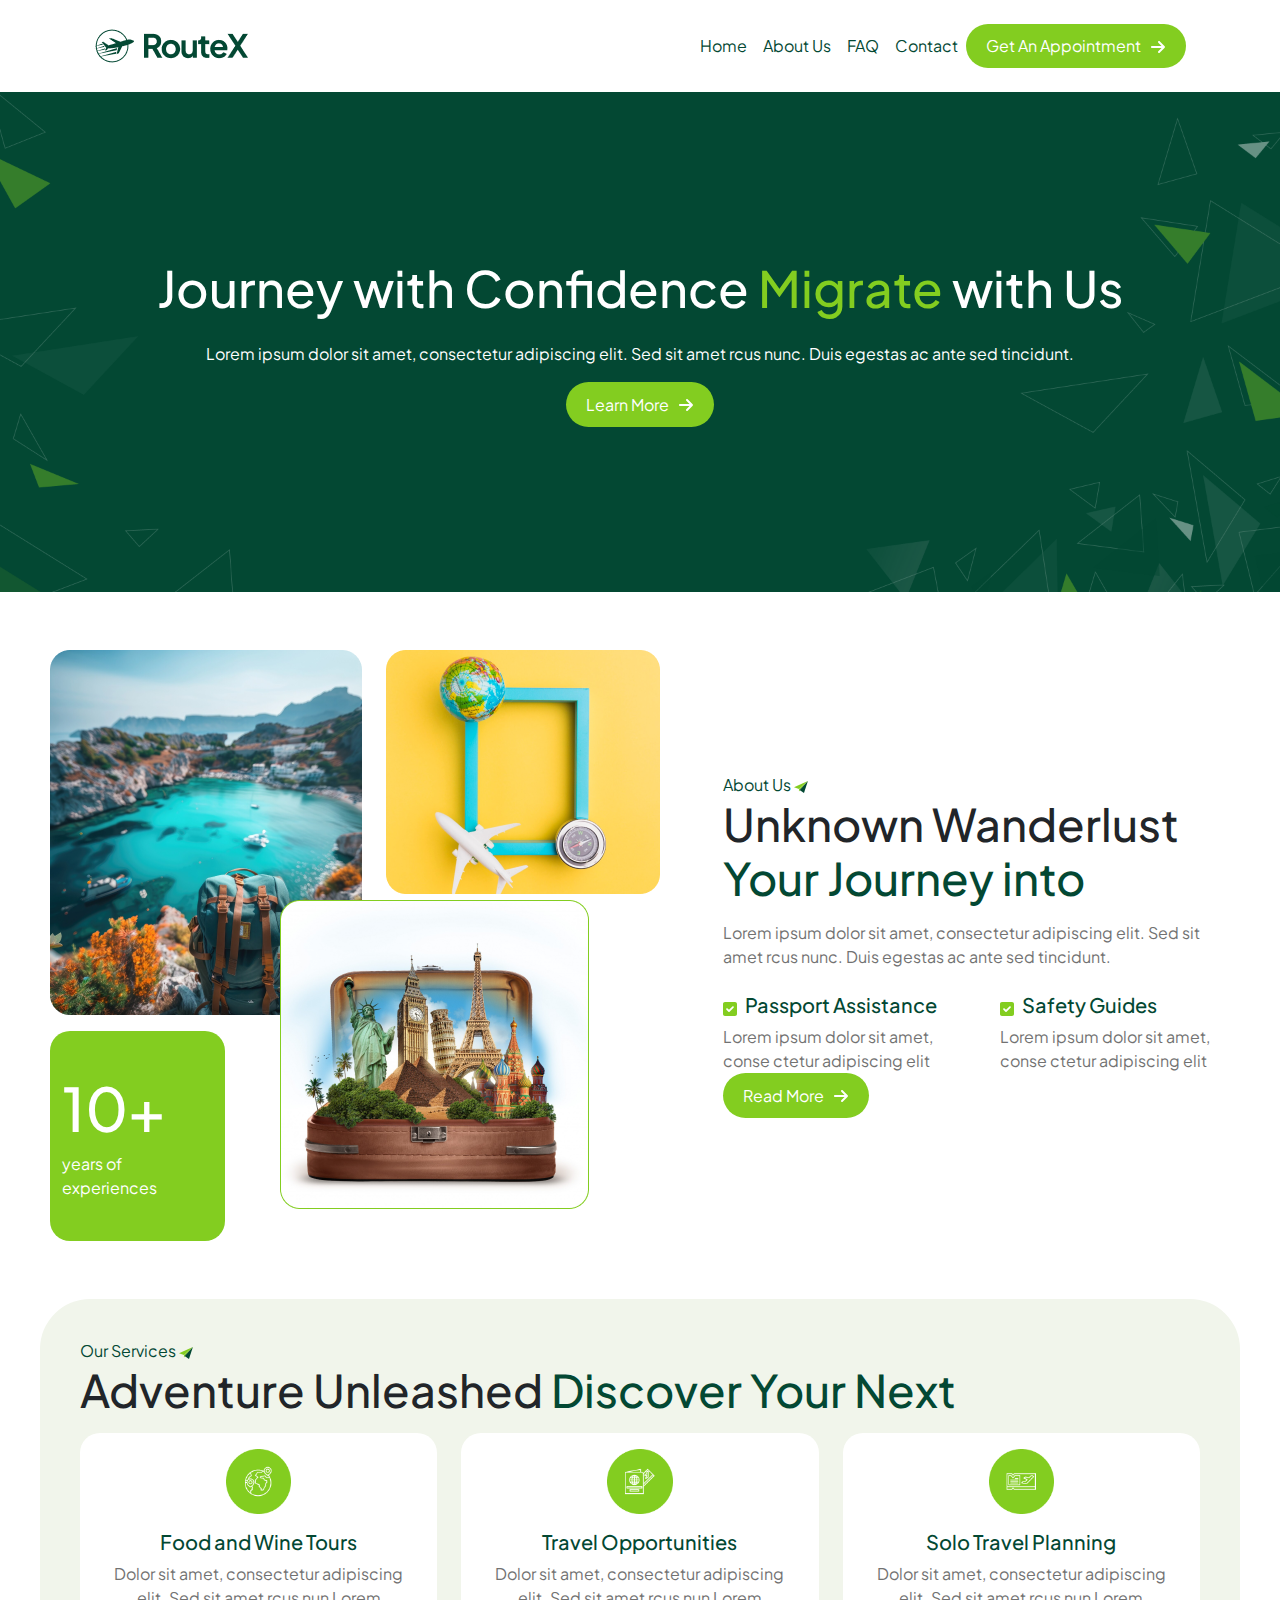
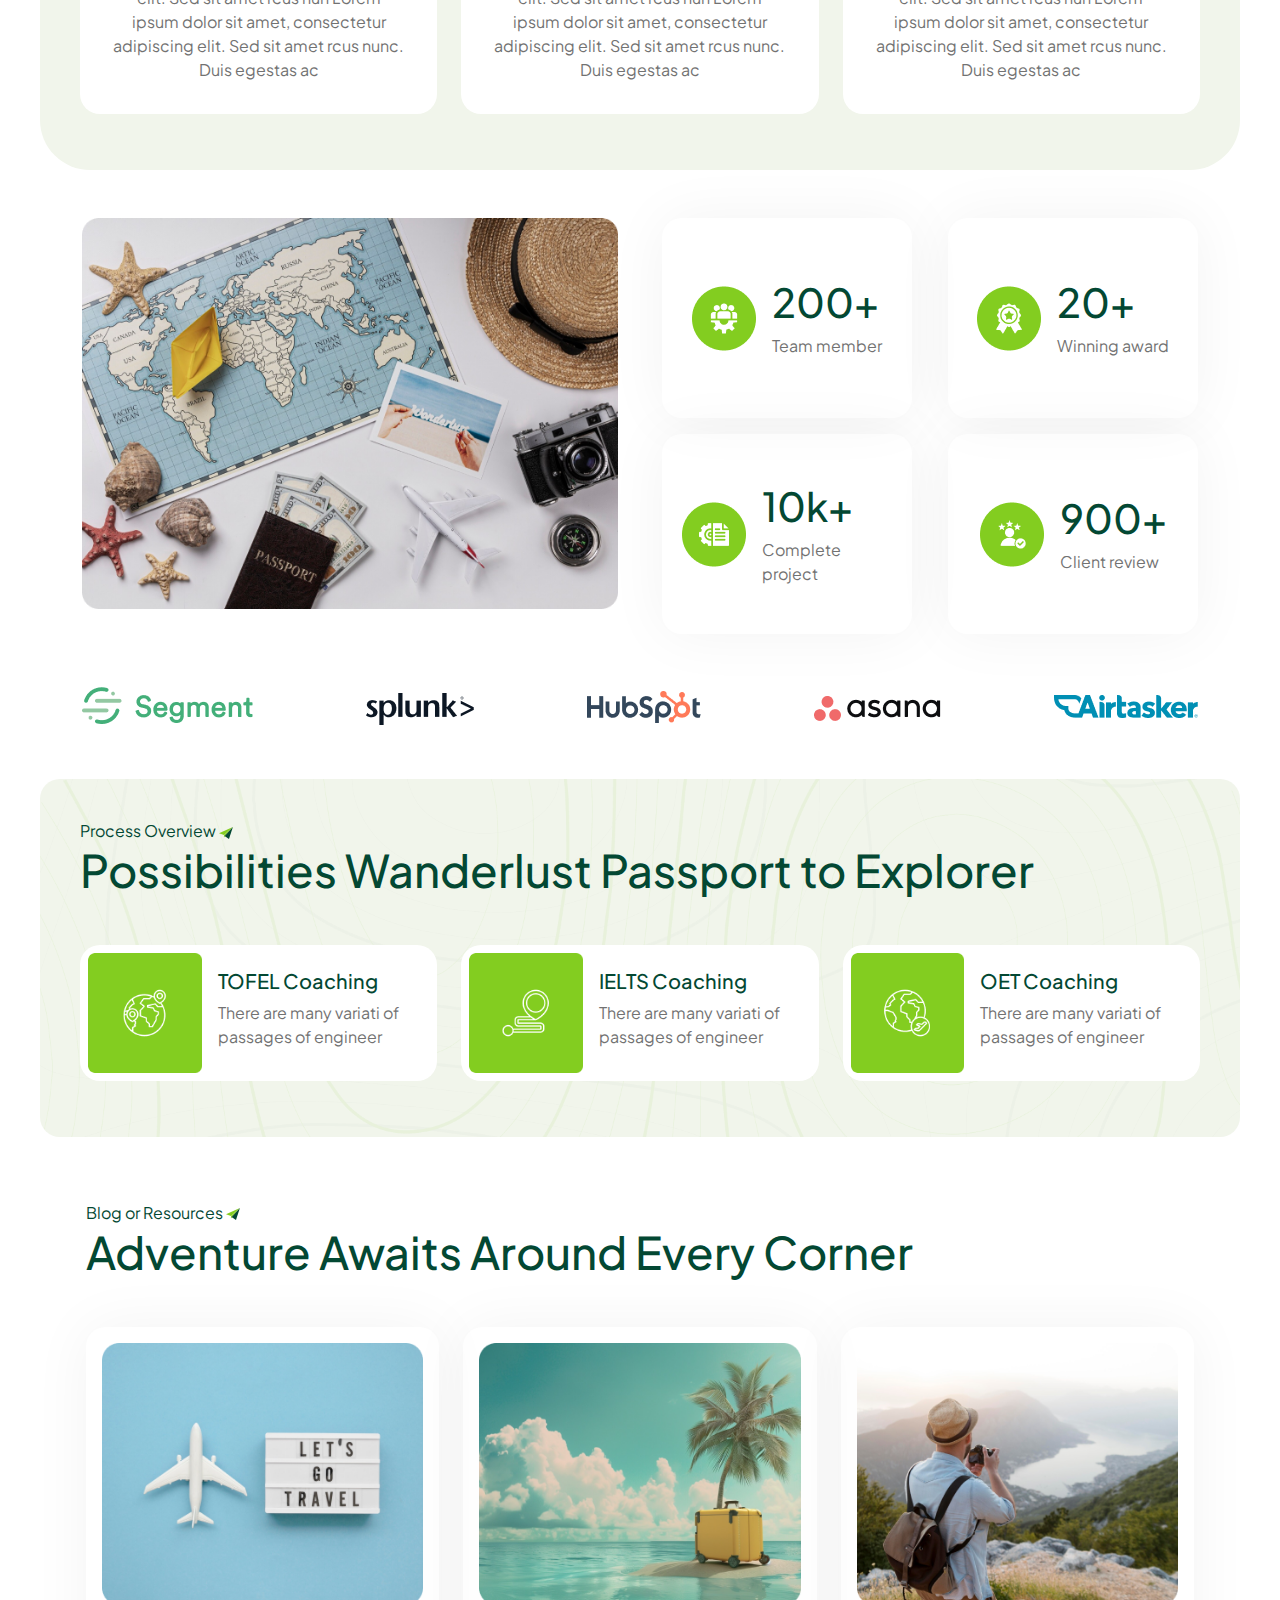
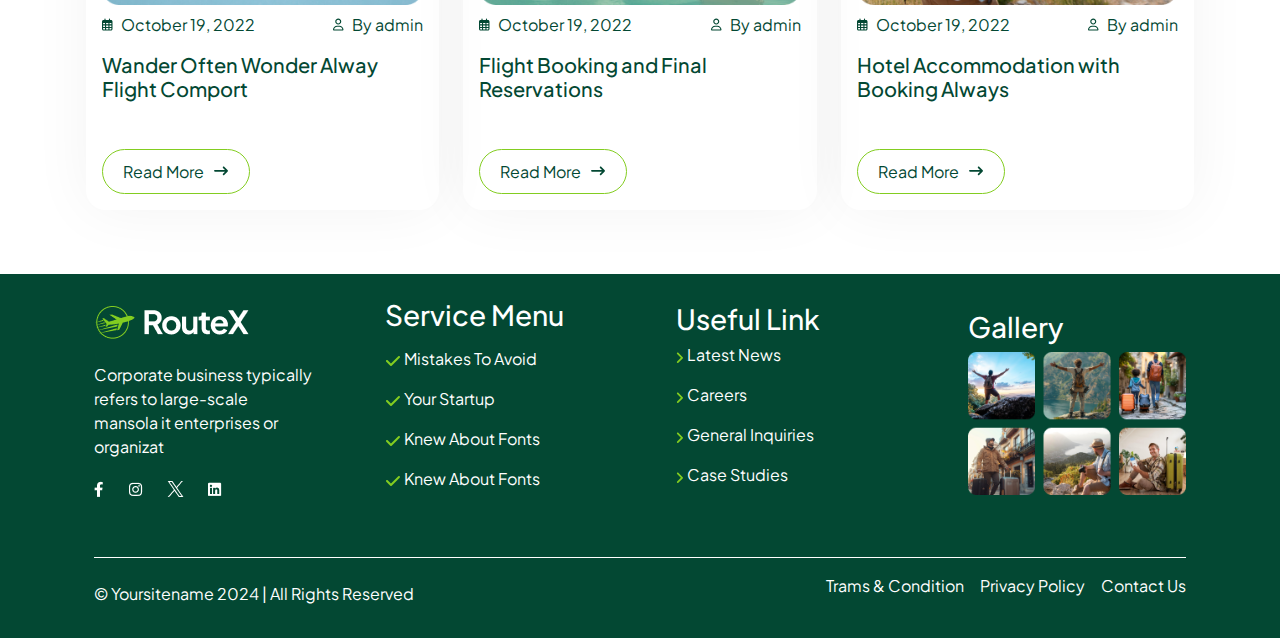
<file: index.html>
<!DOCTYPE html>
<html lang="en">

<head>
    <meta charset="UTF-8">
    <meta name="viewport" content="width=device-width, initial-scale=1.0">
    <title>Document</title>
    <link rel="preconnect" href="https://fonts.googleapis.com">
<link rel="preconnect" href="https://fonts.gstatic.com" crossorigin>
<link href="https://fonts.googleapis.com/css2?family=Plus+Jakarta+Sans:ital,wght@0,200..800;1,200..800&display=swap" rel="stylesheet">
    <link href="https://cdn.jsdelivr.net/npm/bootstrap@5.3.3/dist/css/bootstrap.min.css" rel="stylesheet"
        integrity="sha384-QWTKZyjpPEjISv5WaRU9OFeRpok6YctnYmDr5pNlyT2bRjXh0JMhjY6hW+ALEwIH" crossorigin="anonymous">
    <link rel="stylesheet" href="./css/style.css">
</head>

<body>
    <!--container-->
    <div class="div-container">
        <!--header-->
        <header>
            <div class="container d-flex justify-content-between align-items-center pt-3 pb-3">
                <nav class="navbar navbar-expand-lg">
                    <div class="container-fluid d-flex justify-content-between align-items-center">
                      <img class="logo" src="img/logo.png">
                      <button class="navbar-toggler" type="button" data-bs-toggle="collapse" data-bs-target="#navbarNavDropdown" aria-controls="navbarNavDropdown" aria-expanded="false" aria-label="Toggle navigation">
                        <span class="navbar-toggler-icon"></span>
                      </button>
                      <div class="collapse navbar-collapse" id="navbarNavDropdown">
                        <ul class="navbar-nav">
                          <li class="nav-item">
                            <a class="a-header nav-link active" onclick="navigate1()" aria-current="page" href="#">Home</a>
                          </li>
                          <li class="nav-item">
                            <a class="a-header nav-link active" onclick="navigate2()" href="#">About Us</a>
                          </li>
                          <li class="nav-item">
                            <a class="a-header nav-link active" onclick="navigate3()" href="#">FAQ</a>
                          </li>
                          <li class="nav-item dropdown">
                            <a class="a-header nav-link active" onclick="navigate4()" href="#">Contact</a>
                          </li>
                        </ul>
                        <button type="submit" class="btn-header text-white">Get An Appointment
                            <svg width="15" height="13" viewBox="0 0 15 13" fill="none" xmlns="http://www.w3.org/2000/svg">
                                <path
                                    d="M13.6875 7.71875L8.6875 12.7188C8.5 12.9062 8.25 13 8 13C7.71875 13 7.46875 12.9062 7.28125 12.7188C6.875 12.3438 6.875 11.6875 7.28125 11.3125L10.5625 8H1C0.4375 8 0 7.5625 0 7C0 6.46875 0.4375 6 1 6H10.5625L7.28125 2.71875C6.875 2.34375 6.875 1.6875 7.28125 1.3125C7.65625 0.90625 8.3125 0.90625 8.6875 1.3125L13.6875 6.3125C14.0938 6.6875 14.0938 7.34375 13.6875 7.71875Z"
                                    fill="white" />
                            </svg>
                        </button>
                      </div>
                    </div>
                  </nav>
            </div>
        </header>
        <!--section-1-->
        <section class="section-1 d-flex justify-content-center align-items-center">
            <div class="container d-flex justify-content-center align-items-center flex-column gap-3">
                <h1 class="text-white">
                    Journey with Confidence <span class="span-section-1">Migrate</span> with Us
                </h1>
                <p class="p-section-1 text-white">
                    Lorem ipsum dolor sit amet, consectetur adipiscing elit. Sed sit amet rcus nunc. Duis egestas ac
                    ante sed tincidunt.
                </p>
                <button type="submit" class="learn-more text-white">Learn More
                    <svg width="15" height="13" viewBox="0 0 15 13" fill="none" xmlns="http://www.w3.org/2000/svg">
                        <path
                            d="M13.6875 7.71875L8.6875 12.7188C8.5 12.9062 8.25 13 8 13C7.71875 13 7.46875 12.9062 7.28125 12.7188C6.875 12.3438 6.875 11.6875 7.28125 11.3125L10.5625 8H1C0.4375 8 0 7.5625 0 7C0 6.46875 0.4375 6 1 6H10.5625L7.28125 2.71875C6.875 2.34375 6.875 1.6875 7.28125 1.3125C7.65625 0.90625 8.3125 0.90625 8.6875 1.3125L13.6875 6.3125C14.0938 6.6875 14.0938 7.34375 13.6875 7.71875Z"
                            fill="white" />
                    </svg>
                </button>
            </div>
        </section>
        <!--section-2-->
        <section class="section-2 d-flex justify-content-center align-items-center">
            <div class="section-2-container mt-5 d-flex justify-content-between align-items-center">
                <!--div1-section-2-->
                <div class="div1-section-2">
                    <!--div1-flex-imgs-->
                    <div class="div1-flex-imgs d-flex gap-4">
                        <img class="img-div1-flex-imgs" src="img/Rectangle 2654.png">
                        <img class="img-div1-flex-imgs" src="img/Rectangle 2656.png">
                    </div>
                    <!--div2-flex-imgs-->
                    <div class="div2-flex-imgs d-flex gap-4">
                        <!--card-div1-section-2-->
                        <div
                            class="card-div1-section-2 d-flex justify-content-center align-items-center flex-column gap-3 mt-3">
                            <div class="container">
                                <h2 class="h2-div1-section-2 text-white">
                                    10+
                                </h2>
                                <p class="text-white">
                                    years of experiences
                                </p>
                            </div>
                        </div>
                        <div class="position-img">
                            <img class="img-div1-flex-imgs" src="img/Rectangle 2655.png">
                        </div>
                    </div>
                </div>
                <!--div2-section-2-->
                <div class="div2-section-2">
                    <p class="p1-div2-section-2">
                        About Us
                        <svg width="14" height="12" viewBox="0 0 14 12" fill="none" xmlns="http://www.w3.org/2000/svg">
                            <g clip-path="url(#clip0_1_2369)">
                                <path d="M4.9248 10.3748L6.49525 9.68052L5.62485 9.07031L4.9248 10.3748Z"
                                    fill="#83CD20" />
                                <path d="M4.9248 10.3743L4.99976 8L13.9078 0L5.66407 9.1113L4.9248 10.3743Z"
                                    fill="#83CD20" />
                                <path d="M5 8L13.908 0L0 6.22704L5 8Z" fill="#83CD20" />
                                <path d="M5.66406 9.1113L9.95686 12L13.9078 0L5.66406 9.1113Z" fill="#034833" />
                            </g>
                            <defs>
                                <clipPath id="clip0_1_2369">
                                    <rect width="13.908" height="12" fill="white" />
                                </clipPath>
                            </defs>
                        </svg>
                    </p>
                    <h2 class="h2-div2-section-2">
                        Unknown Wanderlust
                        <span class="span-section-2">
                            Your Journey into
                        </span>
                    </h2>
                    <p class="p2-div2-section-2 mt-3">
                        Lorem ipsum dolor sit amet, consectetur adipiscing elit. Sed sit amet rcus nunc. Duis egestas ac
                        ante sed tincidunt.
                    </p>
                    <!--divs-flex-div2-section-2-->
                    <div class="divs-flex-div2-section-2 d-flex gap-5 mt-4">
                        <div>
                            <!--div-flex-div2-section-2-->
                            <div class="div-flex-div2-section-2 d-flex gap-2 align-items-center">
                                <svg width="14" height="14" viewBox="0 0 14 14" fill="none"
                                    xmlns="http://www.w3.org/2000/svg">
                                    <path
                                        d="M12 0C13.0938 0 14 0.90625 14 2V12C14 13.125 13.0938 14 12 14H2C0.875 14 0 13.125 0 12V2C0 0.90625 0.875 0 2 0H12ZM10.5938 5.625C10.9375 5.28125 10.9375 4.75 10.5938 4.40625C10.25 4.0625 9.71875 4.0625 9.375 4.40625L6 7.78125L4.59375 6.40625C4.25 6.0625 3.71875 6.0625 3.375 6.40625C3.03125 6.75 3.03125 7.28125 3.375 7.625L5.375 9.625C5.71875 9.96875 6.25 9.96875 6.59375 9.625L10.5938 5.625Z"
                                        fill="#83CD20" />
                                </svg>
                                <h5 class="h5-div-flex-div2-section-2">
                                    Passport Assistance
                                </h5>
                            </div>
                            <p class="p3-div2-section-2">
                                Lorem ipsum dolor sit amet, conse ctetur adipiscing elit
                            </p>
                        </div>
                        <div>
                            <!--div-flex-div2-section-2-->
                            <div class="div-flex-div2-section-2 d-flex gap-2 align-items-center">
                                <svg width="14" height="14" viewBox="0 0 14 14" fill="none"
                                    xmlns="http://www.w3.org/2000/svg">
                                    <path
                                        d="M12 0C13.0938 0 14 0.90625 14 2V12C14 13.125 13.0938 14 12 14H2C0.875 14 0 13.125 0 12V2C0 0.90625 0.875 0 2 0H12ZM10.5938 5.625C10.9375 5.28125 10.9375 4.75 10.5938 4.40625C10.25 4.0625 9.71875 4.0625 9.375 4.40625L6 7.78125L4.59375 6.40625C4.25 6.0625 3.71875 6.0625 3.375 6.40625C3.03125 6.75 3.03125 7.28125 3.375 7.625L5.375 9.625C5.71875 9.96875 6.25 9.96875 6.59375 9.625L10.5938 5.625Z"
                                        fill="#83CD20" />
                                </svg>
                                <h5 class="h5-div-flex-div2-section-2">
                                    Safety Guides
                                </h5>
                            </div>
                            <p class="p3-div2-section-2">
                                Lorem ipsum dolor sit amet, conse ctetur adipiscing elit
                            </p>
                        </div>
                    </div>
                    <button type="submit" class="read-more text-white">Read More
                        <svg width="15" height="13" viewBox="0 0 15 13" fill="none" xmlns="http://www.w3.org/2000/svg">
                            <path
                                d="M13.6875 7.71875L8.6875 12.7188C8.5 12.9062 8.25 13 8 13C7.71875 13 7.46875 12.9062 7.28125 12.7188C6.875 12.3438 6.875 11.6875 7.28125 11.3125L10.5625 8H1C0.4375 8 0 7.5625 0 7C0 6.46875 0.4375 6 1 6H10.5625L7.28125 2.71875C6.875 2.34375 6.875 1.6875 7.28125 1.3125C7.65625 0.90625 8.3125 0.90625 8.6875 1.3125L13.6875 6.3125C14.0938 6.6875 14.0938 7.34375 13.6875 7.71875Z"
                                fill="white" />
                        </svg>
                    </button>
                </div>
            </div>
        </section>
        <!--section-3-->
        <section class="section-3 d-flex justify-content-center align-items-center mt-5">
            <div class="section-3-container">
                <!--div1-section-3-->
                <div class="div1-section-3 mb-3">
                    <p class="p1-div1-section-3">
                        Our Services
                        <svg width="14" height="12" viewBox="0 0 14 12" fill="none" xmlns="http://www.w3.org/2000/svg">
                            <g clip-path="url(#clip0_1_2369)">
                                <path d="M4.9248 10.3748L6.49525 9.68052L5.62485 9.07031L4.9248 10.3748Z"
                                    fill="#83CD20" />
                                <path d="M4.9248 10.3743L4.99976 8L13.9078 0L5.66407 9.1113L4.9248 10.3743Z"
                                    fill="#83CD20" />
                                <path d="M5 8L13.908 0L0 6.22704L5 8Z" fill="#83CD20" />
                                <path d="M5.66406 9.1113L9.95686 12L13.9078 0L5.66406 9.1113Z" fill="#034833" />
                            </g>
                            <defs>
                                <clipPath id="clip0_1_2369">
                                    <rect width="13.908" height="12" fill="white" />
                                </clipPath>
                            </defs>
                        </svg>
                    </p>
                    <h2 class="h2-section-3">
                        Adventure Unleashed
                        <span class="span-section-3">
                            Discover Your Next
                        </span>
                    </h2>
                </div>
                <!--div2-section-3-->
                <div class="div2-section-3">
                    <div class="row">
                        <!--col-->
                        <div class="col-md-6 col-lg-4">
                            <div class="card text-center mb-3 align-items-center p-3">
                                <img class="img-col" src="img/Frame 1000009732.png">
                                <div class="card-body gap-2">
                                    <h5 class="h5-col card-title">Food and Wine Tours</h5>
                                    <p class="p-col card-text">Dolor sit amet, consectetur adipiscing elit. Sed sit amet
                                        rcus nun Lorem ipsum dolor sit amet, consectetur adipiscing elit. Sed sit amet
                                        rcus nunc. Duis egestas ac </p>
                                </div>
                            </div>
                        </div>
                        <!--col-->
                        <div class="col-md-6 col-lg-4">
                            <div class="card text-center mb-3 align-items-center p-3">
                                <img class="img-col" src="img/Frame 1000009707.png">
                                <div class="card-body gap-2">
                                    <h5 class="h5-col card-title">Travel Opportunities</h5>
                                    <p class="p-col card-text">Dolor sit amet, consectetur adipiscing elit. Sed sit amet
                                        rcus nun Lorem ipsum dolor sit amet, consectetur adipiscing elit. Sed sit amet
                                        rcus nunc. Duis egestas ac </p>
                                </div>
                            </div>
                        </div>
                        <!--col-->
                        <div class="col-md-6 col-lg-4">
                            <div class="card text-center mb-3 align-items-center p-3">
                                <img class="img-col" src="img/Frame 1000009731.png">
                                <div class="card-body gap-2">
                                    <h5 class="h5-col card-title">Solo Travel Planning</h5>
                                    <p class="p-col card-text">Dolor sit amet, consectetur adipiscing elit. Sed sit amet
                                        rcus nun Lorem ipsum dolor sit amet, consectetur adipiscing elit. Sed sit amet
                                        rcus nunc. Duis egestas ac </p>
                                </div>
                            </div>
                        </div>
                    </div>
                </div>
            </div>
        </section>
        <!--section-4-->
        <section class="section-4 mt-5">
            <div class="container">
                <div class="div-flex-section-4 d-flex justify-content-between">
                    <!--div1-section-2-->
                    <div class="div1-section-4">
                        <img class="img-div1-section-4" src="img/Rectangle 5289.png">
                    </div>
                    <!--div2-section-4-->
                    <div class="div2-section-4">
                        <div class="flex-div2-section-4 d-flex justify-content-between mb-3 gap-3">
                            <!--card2-->
                            <div class="card2 d-flex justify-content-center align-items-center gap-3">
                                <img src="img/Frame 40070.png">
                                <div class="div-block-card2">
                                    <h3 class="h3-div-block-card2">
                                        200+
                                    </h3>
                                    <p class="p-div-block-card2">
                                        Team member
                                    </p>
                                </div>
                            </div>
                            <!--card2-->
                            <div class="card2 d-flex justify-content-center align-items-center gap-3">
                                <img src="img/Frame 40067.png">
                                <div class="div-block-card2">
                                    <h3 class="h3-div-block-card2">
                                        20+
                                    </h3>
                                    <p class="p-div-block-card2">
                                        Winning award
                                    </p>
                                </div>
                            </div>
                        </div>
                        <!--flex-div2-section-4-->
                        <div class="flex-div2-section-4 d-flex justify-content-between gap-3">
                            <!--card2-->
                            <div class="card2 d-flex justify-content-center align-items-center gap-3">
                                <img src="img/Frame 40068.png">
                                <div class="div-block-card2">
                                    <h3 class="h3-div-block-card2">
                                        10k+
                                    </h3>
                                    <p class="p-div-block-card2">
                                        Complete project
                                    </p>
                                </div>
                            </div>
                            <!--card2-->
                            <div class="card2 d-flex justify-content-center align-items-center gap-3">
                                <img src="img/Frame 40069.png">
                                <div class="div-block-card2">
                                    <h3 class="h3-div-block-card2">
                                        900+
                                    </h3>
                                    <p class="p-div-block-card2">
                                        Client review
                                    </p>
                                </div>
                            </div>
                        </div>
                    </div>
                </div>
                <!--div3-section-4-->
                <div class="div3-section-4 d-flex justify-content-between align-items-center mt-5">
                    <img src="img/Company logo.png">
                    <img src="img/Company logo (1).png">
                    <img src="img/Company logo (2).png">
                    <img src="img/Company logo (3).png">
                    <img src="img/Company logo (4).png">
                </div>
            </div>
        </section>
        <!--section-5-->
        <section class="section-5  d-flex justify-content-center align-items-center mt-5">
            <div class="section-5-container">
                <!--div1-section-5-->
                <div class="div1-section-5 mb-5">
                    <p class="p-div1-section-5">
                        Process Overview
                        <svg width="14" height="12" viewBox="0 0 14 12" fill="none" xmlns="http://www.w3.org/2000/svg">
                            <g clip-path="url(#clip0_1_2369)">
                                <path d="M4.9248 10.3748L6.49525 9.68052L5.62485 9.07031L4.9248 10.3748Z"
                                    fill="#83CD20" />
                                <path d="M4.9248 10.3743L4.99976 8L13.9078 0L5.66407 9.1113L4.9248 10.3743Z"
                                    fill="#83CD20" />
                                <path d="M5 8L13.908 0L0 6.22704L5 8Z" fill="#83CD20" />
                                <path d="M5.66406 9.1113L9.95686 12L13.9078 0L5.66406 9.1113Z" fill="#034833" />
                            </g>
                            <defs>
                                <clipPath id="clip0_1_2369">
                                    <rect width="13.908" height="12" fill="white" />
                                </clipPath>
                            </defs>
                        </svg>
                    </p>
                    <h2 class="h2-div1-section-5">
                        Possibilities Wanderlust Passport to Explorer
                    </h2>
                </div>
                <!--div2-section-5-->
                <div class="div2-section-5">
                    <div class="row">
                        <!--col-->
                        <div class="col-md-6 col-lg-4">
                            <div class="card mb-3 p-2">
                                <div class="row g-0">
                                    <div class="col-md-4">
                                        <img src="img/Frame 1000009767.png" class="img-fluid rounded-start" alt="...">
                                    </div>
                                    <div class="col-md-8">
                                        <div class="card-body">
                                            <h5 class="h5-col2 card-title">TOFEL Coaching</h5>
                                            <p class="p-col2 card-text">There are many variati of passages of engineer
                                            </p>
                                        </div>
                                    </div>
                                </div>
                            </div>
                        </div>
                        <!--col-->
                        <div class="col-md-6 col-lg-4">
                            <div class="card mb-3 p-2">
                                <div class="row g-0">
                                    <div class="col-md-4">
                                        <img src="img/Frame 1000009763.png" class="img-fluid rounded-start" alt="...">
                                    </div>
                                    <div class="col-md-8">
                                        <div class="card-body">
                                            <h5 class="h5-col2 card-title">IELTS Coaching</h5>
                                            <p class="p-col2 card-text">There are many variati of passages of engineer
                                            </p>
                                        </div>
                                    </div>
                                </div>
                            </div>
                        </div>
                        <!--col-->
                        <div class="col-md-6 col-lg-4">
                            <div class="card mb-3 p-2">
                                <div class="row g-0">
                                    <div class="col-md-4">
                                        <img src="img/Frame 1000009759.png" class="img-fluid rounded-start" alt="...">
                                    </div>
                                    <div class="col-md-8">
                                        <div class="card-body">
                                            <h5 class="h5-col2 card-title">OET Coaching</h5>
                                            <p class="p-col2 card-text">There are many variati of passages of engineer
                                            </p>
                                        </div>
                                    </div>
                                </div>
                            </div>
                        </div>
                    </div>
                </div>
            </div>
        </section>
        <!--section-6-->
        <section class="section-6 mt-5">
            <div class="container p-3">
                <!--div1-section-6-->
                <div class="div1-section-6 mb-5">
                    <p class="p-div1-section-6">
                        Blog or Resources
                        <svg width="14" height="12" viewBox="0 0 14 12" fill="none" xmlns="http://www.w3.org/2000/svg">
                            <g clip-path="url(#clip0_1_2369)">
                                <path d="M4.9248 10.3748L6.49525 9.68052L5.62485 9.07031L4.9248 10.3748Z"
                                    fill="#83CD20" />
                                <path d="M4.9248 10.3743L4.99976 8L13.9078 0L5.66407 9.1113L4.9248 10.3743Z"
                                    fill="#83CD20" />
                                <path d="M5 8L13.908 0L0 6.22704L5 8Z" fill="#83CD20" />
                                <path d="M5.66406 9.1113L9.95686 12L13.9078 0L5.66406 9.1113Z" fill="#034833" />
                            </g>
                            <defs>
                                <clipPath id="clip0_1_2369">
                                    <rect width="13.908" height="12" fill="white" />
                                </clipPath>
                            </defs>
                        </svg>
                    </p>
                    <h2 class="h2-div1-section-6">
                        Adventure Awaits Around Every Corner
                    </h2>
                </div>
                <!--div2-section-6-->
                <div class="div2-section-6">
                    <div class="row gy-3">
                        <!--col-->
                        <div class="col-md-6 col-lg-4">
                            <div class="card3 p-3">
                                <img src="img/Rectangle 5280.png" class="card-img-top" alt="...">
                                <!--divs-flex-card-->
                                <div class="divs-flex-card d-flex justify-content-between align-items-center mt-2">
                                    <!--div-flex-card-->
                                    <div class="div-flex-card d-flex justify-content-center align-items-center gap-2">
                                        <svg width="11" height="13" viewBox="0 0 11 13" fill="none"
                                            xmlns="http://www.w3.org/2000/svg">
                                            <path
                                                d="M3.5625 2H6.9375V1.0625C6.9375 0.757812 7.17188 0.5 7.5 0.5C7.80469 0.5 8.0625 0.757812 8.0625 1.0625V2H9C9.82031 2 10.5 2.67969 10.5 3.5V11C10.5 11.8438 9.82031 12.5 9 12.5H1.5C0.65625 12.5 0 11.8438 0 11V3.5C0 2.67969 0.65625 2 1.5 2H2.4375V1.0625C2.4375 0.757812 2.67188 0.5 3 0.5C3.30469 0.5 3.5625 0.757812 3.5625 1.0625V2ZM1.125 6.3125H3V5H1.125V6.3125ZM1.125 7.4375V8.9375H3V7.4375H1.125ZM4.125 7.4375V8.9375H6.375V7.4375H4.125ZM7.5 7.4375V8.9375H9.375V7.4375H7.5ZM9.375 5H7.5V6.3125H9.375V5ZM9.375 10.0625H7.5V11.375H9C9.1875 11.375 9.375 11.2109 9.375 11V10.0625ZM6.375 10.0625H4.125V11.375H6.375V10.0625ZM3 10.0625H1.125V11C1.125 11.2109 1.28906 11.375 1.5 11.375H3V10.0625ZM6.375 5H4.125V6.3125H6.375V5Z"
                                                fill="#034833" />
                                        </svg>
                                        <p class="p-div-flex-card">
                                            October 19, 2022
                                        </p>
                                    </div>
                                    <!--div-flex-card-->
                                    <div class="div-flex-card d-flex justify-content-center align-items-center gap-2">
                                        <svg width="11" height="13" viewBox="0 0 11 13" fill="none"
                                            xmlns="http://www.w3.org/2000/svg">
                                            <path
                                                d="M6.375 7.625C8.64844 7.625 10.5 9.47656 10.5 11.75C10.5 12.1719 10.1484 12.5 9.75 12.5H0.75C0.328125 12.5 0 12.1719 0 11.75C0 9.47656 1.82812 7.625 4.125 7.625H6.375ZM1.125 11.375H9.35156C9.16406 9.89844 7.89844 8.75 6.375 8.75H4.125C2.57812 8.75 1.3125 9.89844 1.125 11.375ZM5.25 6.5C3.58594 6.5 2.25 5.16406 2.25 3.5C2.25 1.85938 3.58594 0.5 5.25 0.5C6.89062 0.5 8.25 1.85938 8.25 3.5C8.25 5.16406 6.89062 6.5 5.25 6.5ZM5.25 1.625C4.19531 1.625 3.375 2.46875 3.375 3.5C3.375 4.55469 4.19531 5.375 5.25 5.375C6.28125 5.375 7.125 4.55469 7.125 3.5C7.125 2.46875 6.28125 1.625 5.25 1.625Z"
                                                fill="#034833" />
                                        </svg>
                                        <p class="p-div-flex-card">
                                            By admin
                                        </p>
                                    </div>
                                </div>
                                <div class="card-body mt-3">
                                    <h5 class="h5-col3 card-title mb-5">Wander Often Wonder Alway Flight Comport</h5>
                                    <button type="submit" class="read-more2">Read More
                                        <svg class="img-arrow-col" width="15" height="10" viewBox="0 0 15 10" fill="none"
                                            xmlns="http://www.w3.org/2000/svg">
                                            <path
                                                d="M13.7266 5.37891L10.2266 8.87891C9.89844 9.23438 9.32422 9.23438 8.99609 8.87891C8.64062 8.55078 8.64062 7.97656 8.99609 7.64844L10.9922 5.625H0.875C0.382812 5.625 0 5.24219 0 4.75C0 4.23047 0.382812 3.875 0.875 3.875H10.9922L8.99609 1.87891C8.64062 1.55078 8.64062 0.976562 8.99609 0.648438C9.32422 0.292969 9.89844 0.292969 10.2266 0.648438L13.7266 4.14844C14.082 4.47656 14.082 5.05078 13.7266 5.37891Z"
                                                fill="#034833" />
                                        </svg>
                                        <svg class="img-arrow-col2" width="15" height="10" viewBox="0 0 15 10" fill="none" xmlns="http://www.w3.org/2000/svg">
                                            <path d="M13.7266 5.37891L10.2266 8.87891C9.89844 9.23438 9.32422 9.23438 8.99609 8.87891C8.64062 8.55078 8.64062 7.97656 8.99609 7.64844L10.9922 5.625H0.875C0.382812 5.625 0 5.24219 0 4.75C0 4.23047 0.382812 3.875 0.875 3.875H10.9922L8.99609 1.87891C8.64062 1.55078 8.64062 0.976562 8.99609 0.648438C9.32422 0.292969 9.89844 0.292969 10.2266 0.648438L13.7266 4.14844C14.082 4.47656 14.082 5.05078 13.7266 5.37891Z" fill="white"/>
                                            </svg>
                                    </button>
                                </div>
                            </div>
                        </div>
                        <!--col-->
                        <div class="col-md-6 col-lg-4">
                            <div class="card3 p-3">
                                <img src="img/Rectangle 5280 (1).png" class="card-img-top" alt="...">
                                <!--divs-flex-card-->
                                <div class="divs-flex-card d-flex justify-content-between align-items-center mt-2">
                                    <!--div-flex-card-->
                                    <div class="div-flex-card d-flex justify-content-center align-items-center gap-2">
                                        <svg class="img-arrow-col" width="11" height="13" viewBox="0 0 11 13" fill="none"
                                            xmlns="http://www.w3.org/2000/svg">
                                            <path
                                                d="M3.5625 2H6.9375V1.0625C6.9375 0.757812 7.17188 0.5 7.5 0.5C7.80469 0.5 8.0625 0.757812 8.0625 1.0625V2H9C9.82031 2 10.5 2.67969 10.5 3.5V11C10.5 11.8438 9.82031 12.5 9 12.5H1.5C0.65625 12.5 0 11.8438 0 11V3.5C0 2.67969 0.65625 2 1.5 2H2.4375V1.0625C2.4375 0.757812 2.67188 0.5 3 0.5C3.30469 0.5 3.5625 0.757812 3.5625 1.0625V2ZM1.125 6.3125H3V5H1.125V6.3125ZM1.125 7.4375V8.9375H3V7.4375H1.125ZM4.125 7.4375V8.9375H6.375V7.4375H4.125ZM7.5 7.4375V8.9375H9.375V7.4375H7.5ZM9.375 5H7.5V6.3125H9.375V5ZM9.375 10.0625H7.5V11.375H9C9.1875 11.375 9.375 11.2109 9.375 11V10.0625ZM6.375 10.0625H4.125V11.375H6.375V10.0625ZM3 10.0625H1.125V11C1.125 11.2109 1.28906 11.375 1.5 11.375H3V10.0625ZM6.375 5H4.125V6.3125H6.375V5Z"
                                                fill="#034833" />
                                        </svg>
                                        <svg class="img-arrow-col2" width="15" height="10" viewBox="0 0 15 10" fill="none" xmlns="http://www.w3.org/2000/svg">
                                            <path d="M13.7266 5.37891L10.2266 8.87891C9.89844 9.23438 9.32422 9.23438 8.99609 8.87891C8.64062 8.55078 8.64062 7.97656 8.99609 7.64844L10.9922 5.625H0.875C0.382812 5.625 0 5.24219 0 4.75C0 4.23047 0.382812 3.875 0.875 3.875H10.9922L8.99609 1.87891C8.64062 1.55078 8.64062 0.976562 8.99609 0.648438C9.32422 0.292969 9.89844 0.292969 10.2266 0.648438L13.7266 4.14844C14.082 4.47656 14.082 5.05078 13.7266 5.37891Z" fill="white"/>
                                            </svg>
                                        <p class="p-div-flex-card">
                                            October 19, 2022
                                        </p>
                                    </div>
                                    <!--div-flex-card-->
                                    <div class="div-flex-card d-flex justify-content-center align-items-center gap-2">
                                        <svg width="11" height="13" viewBox="0 0 11 13" fill="none"
                                            xmlns="http://www.w3.org/2000/svg">
                                            <path
                                                d="M6.375 7.625C8.64844 7.625 10.5 9.47656 10.5 11.75C10.5 12.1719 10.1484 12.5 9.75 12.5H0.75C0.328125 12.5 0 12.1719 0 11.75C0 9.47656 1.82812 7.625 4.125 7.625H6.375ZM1.125 11.375H9.35156C9.16406 9.89844 7.89844 8.75 6.375 8.75H4.125C2.57812 8.75 1.3125 9.89844 1.125 11.375ZM5.25 6.5C3.58594 6.5 2.25 5.16406 2.25 3.5C2.25 1.85938 3.58594 0.5 5.25 0.5C6.89062 0.5 8.25 1.85938 8.25 3.5C8.25 5.16406 6.89062 6.5 5.25 6.5ZM5.25 1.625C4.19531 1.625 3.375 2.46875 3.375 3.5C3.375 4.55469 4.19531 5.375 5.25 5.375C6.28125 5.375 7.125 4.55469 7.125 3.5C7.125 2.46875 6.28125 1.625 5.25 1.625Z"
                                                fill="#034833" />
                                        </svg>
                                        <p class="p-div-flex-card">
                                            By admin
                                        </p>
                                    </div>
                                </div>
                                <div class="card-body mt-3">
                                    <h5 class="h5-col3 card-title mb-5">Flight Booking and Final Reservations</h5>
                                    <button type="submit" class="read-more2">Read More
                                        <svg class="img-arrow-col" width="15" height="10" viewBox="0 0 15 10" fill="none"
                                            xmlns="http://www.w3.org/2000/svg">
                                            <path
                                                d="M13.7266 5.37891L10.2266 8.87891C9.89844 9.23438 9.32422 9.23438 8.99609 8.87891C8.64062 8.55078 8.64062 7.97656 8.99609 7.64844L10.9922 5.625H0.875C0.382812 5.625 0 5.24219 0 4.75C0 4.23047 0.382812 3.875 0.875 3.875H10.9922L8.99609 1.87891C8.64062 1.55078 8.64062 0.976562 8.99609 0.648438C9.32422 0.292969 9.89844 0.292969 10.2266 0.648438L13.7266 4.14844C14.082 4.47656 14.082 5.05078 13.7266 5.37891Z"
                                                fill="#034833" />
                                        </svg>
                                        <svg class="img-arrow-col2" width="15" height="10" viewBox="0 0 15 10" fill="none" xmlns="http://www.w3.org/2000/svg">
                                            <path d="M13.7266 5.37891L10.2266 8.87891C9.89844 9.23438 9.32422 9.23438 8.99609 8.87891C8.64062 8.55078 8.64062 7.97656 8.99609 7.64844L10.9922 5.625H0.875C0.382812 5.625 0 5.24219 0 4.75C0 4.23047 0.382812 3.875 0.875 3.875H10.9922L8.99609 1.87891C8.64062 1.55078 8.64062 0.976562 8.99609 0.648438C9.32422 0.292969 9.89844 0.292969 10.2266 0.648438L13.7266 4.14844C14.082 4.47656 14.082 5.05078 13.7266 5.37891Z" fill="white"/>
                                            </svg>
                                    </button>
                                </div>
                            </div>
                        </div>
                        <!--col-->
                        <div class="col-md-6 col-lg-4">
                            <div class="card3 p-3">
                                <img src="img/Rectangle 5280 (2).png" class="card-img-top" alt="...">
                                <!--divs-flex-card-->
                                <div class="divs-flex-card d-flex justify-content-between align-items-center mt-2">
                                    <!--div-flex-card-->
                                    <div class="div-flex-card d-flex justify-content-center align-items-center gap-2">
                                        <svg width="11" height="13" viewBox="0 0 11 13" fill="none"
                                            xmlns="http://www.w3.org/2000/svg">
                                            <path
                                                d="M3.5625 2H6.9375V1.0625C6.9375 0.757812 7.17188 0.5 7.5 0.5C7.80469 0.5 8.0625 0.757812 8.0625 1.0625V2H9C9.82031 2 10.5 2.67969 10.5 3.5V11C10.5 11.8438 9.82031 12.5 9 12.5H1.5C0.65625 12.5 0 11.8438 0 11V3.5C0 2.67969 0.65625 2 1.5 2H2.4375V1.0625C2.4375 0.757812 2.67188 0.5 3 0.5C3.30469 0.5 3.5625 0.757812 3.5625 1.0625V2ZM1.125 6.3125H3V5H1.125V6.3125ZM1.125 7.4375V8.9375H3V7.4375H1.125ZM4.125 7.4375V8.9375H6.375V7.4375H4.125ZM7.5 7.4375V8.9375H9.375V7.4375H7.5ZM9.375 5H7.5V6.3125H9.375V5ZM9.375 10.0625H7.5V11.375H9C9.1875 11.375 9.375 11.2109 9.375 11V10.0625ZM6.375 10.0625H4.125V11.375H6.375V10.0625ZM3 10.0625H1.125V11C1.125 11.2109 1.28906 11.375 1.5 11.375H3V10.0625ZM6.375 5H4.125V6.3125H6.375V5Z"
                                                fill="#034833" />
                                        </svg>
                                        <p class="p-div-flex-card">
                                            October 19, 2022
                                        </p>
                                    </div>
                                    <!--div-flex-card-->
                                    <div class="div-flex-card d-flex justify-content-center align-items-center gap-2">
                                        <svg width="11" height="13" viewBox="0 0 11 13" fill="none"
                                            xmlns="http://www.w3.org/2000/svg">
                                            <path
                                                d="M6.375 7.625C8.64844 7.625 10.5 9.47656 10.5 11.75C10.5 12.1719 10.1484 12.5 9.75 12.5H0.75C0.328125 12.5 0 12.1719 0 11.75C0 9.47656 1.82812 7.625 4.125 7.625H6.375ZM1.125 11.375H9.35156C9.16406 9.89844 7.89844 8.75 6.375 8.75H4.125C2.57812 8.75 1.3125 9.89844 1.125 11.375ZM5.25 6.5C3.58594 6.5 2.25 5.16406 2.25 3.5C2.25 1.85938 3.58594 0.5 5.25 0.5C6.89062 0.5 8.25 1.85938 8.25 3.5C8.25 5.16406 6.89062 6.5 5.25 6.5ZM5.25 1.625C4.19531 1.625 3.375 2.46875 3.375 3.5C3.375 4.55469 4.19531 5.375 5.25 5.375C6.28125 5.375 7.125 4.55469 7.125 3.5C7.125 2.46875 6.28125 1.625 5.25 1.625Z"
                                                fill="#034833" />
                                        </svg>
                                        <p class="p-div-flex-card">
                                            By admin
                                        </p>
                                    </div>
                                </div>
                                <div class="card-body mt-3">
                                    <h5 class="h5-col3 card-title mb-5">Hotel Accommodation with Booking Always</h5>
                                    <button type="submit" class="read-more2">Read More
                                        <svg class="img-arrow-col" width="15" height="10" viewBox="0 0 15 10" fill="none"
                                            xmlns="http://www.w3.org/2000/svg">
                                            <path
                                                d="M13.7266 5.37891L10.2266 8.87891C9.89844 9.23438 9.32422 9.23438 8.99609 8.87891C8.64062 8.55078 8.64062 7.97656 8.99609 7.64844L10.9922 5.625H0.875C0.382812 5.625 0 5.24219 0 4.75C0 4.23047 0.382812 3.875 0.875 3.875H10.9922L8.99609 1.87891C8.64062 1.55078 8.64062 0.976562 8.99609 0.648438C9.32422 0.292969 9.89844 0.292969 10.2266 0.648438L13.7266 4.14844C14.082 4.47656 14.082 5.05078 13.7266 5.37891Z"
                                                fill="#034833" />
                                        </svg>
                                        <svg class="img-arrow-col2" width="15" height="10" viewBox="0 0 15 10" fill="none" xmlns="http://www.w3.org/2000/svg">
                                            <path d="M13.7266 5.37891L10.2266 8.87891C9.89844 9.23438 9.32422 9.23438 8.99609 8.87891C8.64062 8.55078 8.64062 7.97656 8.99609 7.64844L10.9922 5.625H0.875C0.382812 5.625 0 5.24219 0 4.75C0 4.23047 0.382812 3.875 0.875 3.875H10.9922L8.99609 1.87891C8.64062 1.55078 8.64062 0.976562 8.99609 0.648438C9.32422 0.292969 9.89844 0.292969 10.2266 0.648438L13.7266 4.14844C14.082 4.47656 14.082 5.05078 13.7266 5.37891Z" fill="white"/>
                                            </svg>
                                    </button>
                                </div>
                            </div>
                        </div>
                    </div>
                </div>
            </div>
        </section>
        <!--footer-->
        <footer class="mt-5">
            <div class="container p-4">
                <div class="div-flex-footer d-flex justify-content-between align-items-center">
                    <!--div1-footer-->
                    <div class="div1-footer">
                        <img class="img-footer" src="img/logo-2.png">
                        <p class="text-white mt-4 mb-3">
                            Corporate business typically refers to large-scale mansola it enterprises or organizat
                        </p>
                        <img class="social-media" src="img/Group 15132.png">
                    </div>
                    <!--div2-footer-->
                    <div class="div2-footer">
                        <h3 class="text-white mb-3">
                            Service Menu
                        </h3>
                        <!--ul-footer-->
                        <ul class="ul-footer d-flex flex-column gap-3">
                            <li class="li-footer text-white">
                                <svg width="16" height="12" viewBox="0 0 16 12" fill="none"
                                    xmlns="http://www.w3.org/2000/svg">
                                    <path
                                        d="M14.6875 1.3125C15.0938 1.6875 15.0938 2.34375 14.6875 2.71875L6.6875 10.7188C6.3125 11.125 5.65625 11.125 5.28125 10.7188L1.28125 6.71875C0.875 6.34375 0.875 5.6875 1.28125 5.3125C1.65625 4.90625 2.3125 4.90625 2.6875 5.3125L5.96875 8.59375L13.2812 1.3125C13.6562 0.90625 14.3125 0.90625 14.6875 1.3125Z"
                                        fill="#83CD20" />
                                </svg>
                                Mistakes To Avoid
                            </li>
                            <li class="li-footer text-white">
                                <svg width="16" height="12" viewBox="0 0 16 12" fill="none"
                                    xmlns="http://www.w3.org/2000/svg">
                                    <path
                                        d="M14.6875 1.3125C15.0938 1.6875 15.0938 2.34375 14.6875 2.71875L6.6875 10.7188C6.3125 11.125 5.65625 11.125 5.28125 10.7188L1.28125 6.71875C0.875 6.34375 0.875 5.6875 1.28125 5.3125C1.65625 4.90625 2.3125 4.90625 2.6875 5.3125L5.96875 8.59375L13.2812 1.3125C13.6562 0.90625 14.3125 0.90625 14.6875 1.3125Z"
                                        fill="#83CD20" />
                                </svg>
                                Your Startup
                            </li>
                            <li class="li-footer text-white">
                                <svg width="16" height="12" viewBox="0 0 16 12" fill="none"
                                    xmlns="http://www.w3.org/2000/svg">
                                    <path
                                        d="M14.6875 1.3125C15.0938 1.6875 15.0938 2.34375 14.6875 2.71875L6.6875 10.7188C6.3125 11.125 5.65625 11.125 5.28125 10.7188L1.28125 6.71875C0.875 6.34375 0.875 5.6875 1.28125 5.3125C1.65625 4.90625 2.3125 4.90625 2.6875 5.3125L5.96875 8.59375L13.2812 1.3125C13.6562 0.90625 14.3125 0.90625 14.6875 1.3125Z"
                                        fill="#83CD20" />
                                </svg>
                                Knew About Fonts
                            </li>
                            <li class="li-footer text-white">
                                <svg width="16" height="12" viewBox="0 0 16 12" fill="none"
                                    xmlns="http://www.w3.org/2000/svg">
                                    <path
                                        d="M14.6875 1.3125C15.0938 1.6875 15.0938 2.34375 14.6875 2.71875L6.6875 10.7188C6.3125 11.125 5.65625 11.125 5.28125 10.7188L1.28125 6.71875C0.875 6.34375 0.875 5.6875 1.28125 5.3125C1.65625 4.90625 2.3125 4.90625 2.6875 5.3125L5.96875 8.59375L13.2812 1.3125C13.6562 0.90625 14.3125 0.90625 14.6875 1.3125Z"
                                        fill="#83CD20" />
                                </svg>
                                Knew About Fonts
                            </li>
                        </ul>
                    </div>
                    <!--div3-footer-->
                    <div class="div3-footer">
                        <h3 class="text-white">
                            Useful Link
                        </h3>
                        <!--ul-2-footer-->
                        <ul class="ul-footer d-flex flex-column gap-3">
                            <li class="li-footer text-white">
                                <svg width="8" height="11" viewBox="0 0 8 11" fill="none"
                                    xmlns="http://www.w3.org/2000/svg">
                                    <path
                                        d="M1.75 11C1.50391 11 1.28516 10.918 1.12109 10.7539C0.765625 10.4258 0.765625 9.85156 1.12109 9.52344L4.86719 5.75L1.12109 2.00391C0.765625 1.67578 0.765625 1.10156 1.12109 0.773438C1.44922 0.417969 2.02344 0.417969 2.35156 0.773438L6.72656 5.14844C7.08203 5.47656 7.08203 6.05078 6.72656 6.37891L2.35156 10.7539C2.1875 10.918 1.96875 11 1.75 11Z"
                                        fill="#83CD20" />
                                </svg>
                                Latest News
                            </li>
                            <li class="li-footer text-white">
                                <svg width="8" height="11" viewBox="0 0 8 11" fill="none"
                                    xmlns="http://www.w3.org/2000/svg">
                                    <path
                                        d="M1.75 11C1.50391 11 1.28516 10.918 1.12109 10.7539C0.765625 10.4258 0.765625 9.85156 1.12109 9.52344L4.86719 5.75L1.12109 2.00391C0.765625 1.67578 0.765625 1.10156 1.12109 0.773438C1.44922 0.417969 2.02344 0.417969 2.35156 0.773438L6.72656 5.14844C7.08203 5.47656 7.08203 6.05078 6.72656 6.37891L2.35156 10.7539C2.1875 10.918 1.96875 11 1.75 11Z"
                                        fill="#83CD20" />
                                </svg>
                                Careers
                            </li>
                            <li class="li-footer text-white">
                                <svg width="8" height="11" viewBox="0 0 8 11" fill="none"
                                    xmlns="http://www.w3.org/2000/svg">
                                    <path
                                        d="M1.75 11C1.50391 11 1.28516 10.918 1.12109 10.7539C0.765625 10.4258 0.765625 9.85156 1.12109 9.52344L4.86719 5.75L1.12109 2.00391C0.765625 1.67578 0.765625 1.10156 1.12109 0.773438C1.44922 0.417969 2.02344 0.417969 2.35156 0.773438L6.72656 5.14844C7.08203 5.47656 7.08203 6.05078 6.72656 6.37891L2.35156 10.7539C2.1875 10.918 1.96875 11 1.75 11Z"
                                        fill="#83CD20" />
                                </svg>
                                General Inquiries
                            </li>
                            <li class="li-footer text-white">
                                <svg width="8" height="11" viewBox="0 0 8 11" fill="none"
                                    xmlns="http://www.w3.org/2000/svg">
                                    <path
                                        d="M1.75 11C1.50391 11 1.28516 10.918 1.12109 10.7539C0.765625 10.4258 0.765625 9.85156 1.12109 9.52344L4.86719 5.75L1.12109 2.00391C0.765625 1.67578 0.765625 1.10156 1.12109 0.773438C1.44922 0.417969 2.02344 0.417969 2.35156 0.773438L6.72656 5.14844C7.08203 5.47656 7.08203 6.05078 6.72656 6.37891L2.35156 10.7539C2.1875 10.918 1.96875 11 1.75 11Z"
                                        fill="#83CD20" />
                                </svg>
                                Case Studies
                            </li>
                        </ul>
                    </div>
                    <!--div4-footer-->
                    <div class="div4-footer">
                        <h3 class="text-white">
                            Gallery
                        </h3>
                        <img class="img-footer2" src="img/Group 1000009645.png">
                    </div>
                </div>
                <!--div5-footer-->
                <div class="div5-footer d-flex justify-content-between align-items-center mt-3">
                    <p class="text-white">
                        © Yoursitename  2024 | All Rights Reserved
                    </p>
                    <ul class="ul-2-footer d-flex align-items-center justify-content-center gap-3 flex-wrap">
                        <li class="li-2-footer text-white">
                            Trams & Condition
                        </li>
                        <li class="li-2-footer text-white">
                            Privacy Policy
                        </li>
                        <li class="li-2-footer text-white">
                            Contact Us
                        </li>
                    </ul>
                </div>
            </div>
        </footer>
    </div>
    <script src="https://cdn.jsdelivr.net/npm/bootstrap@5.3.3/dist/js/bootstrap.bundle.min.js"
        integrity="sha384-YvpcrYf0tY3lHB60NNkmXc5s9fDVZLESaAA55NDzOxhy9GkcIdslK1eN7N6jIeHz"
        crossorigin="anonymous"></script>
        <script src="./js/app.js">

        </script>
</body>

</html>
</file>
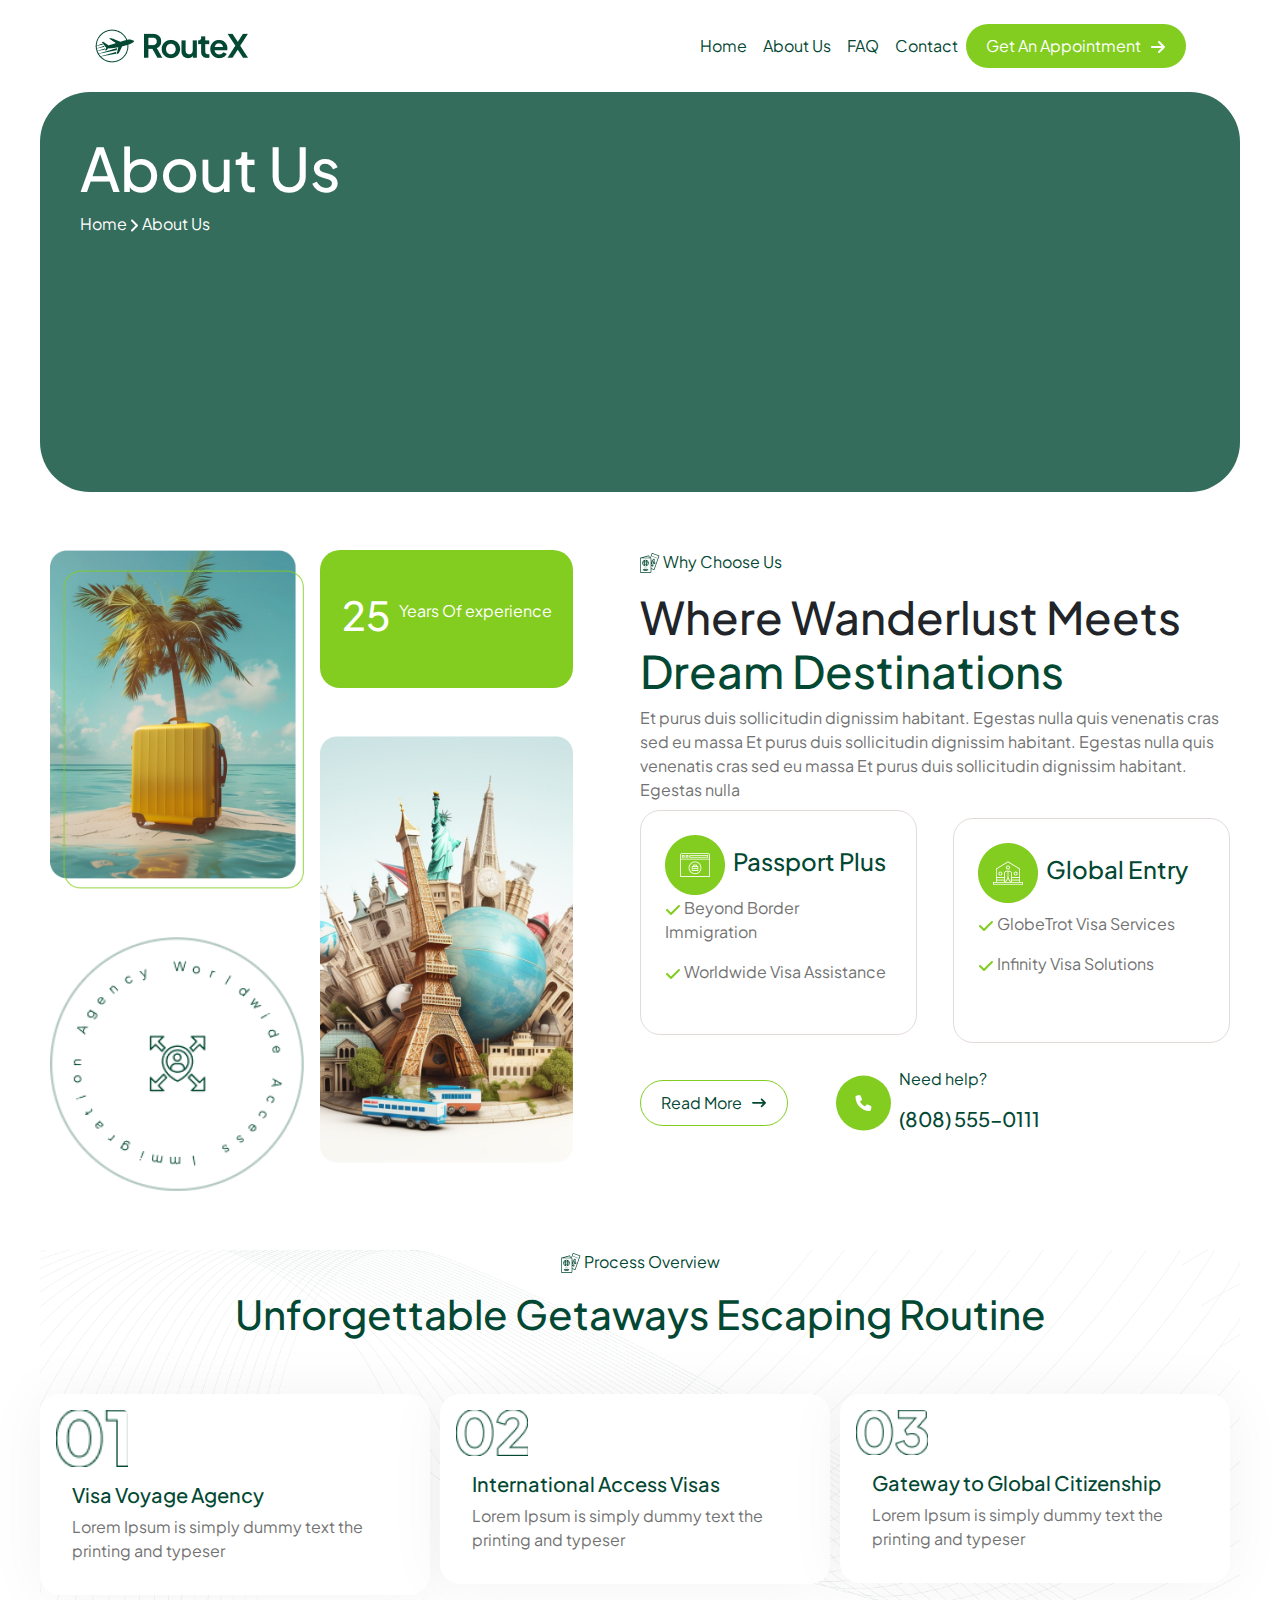
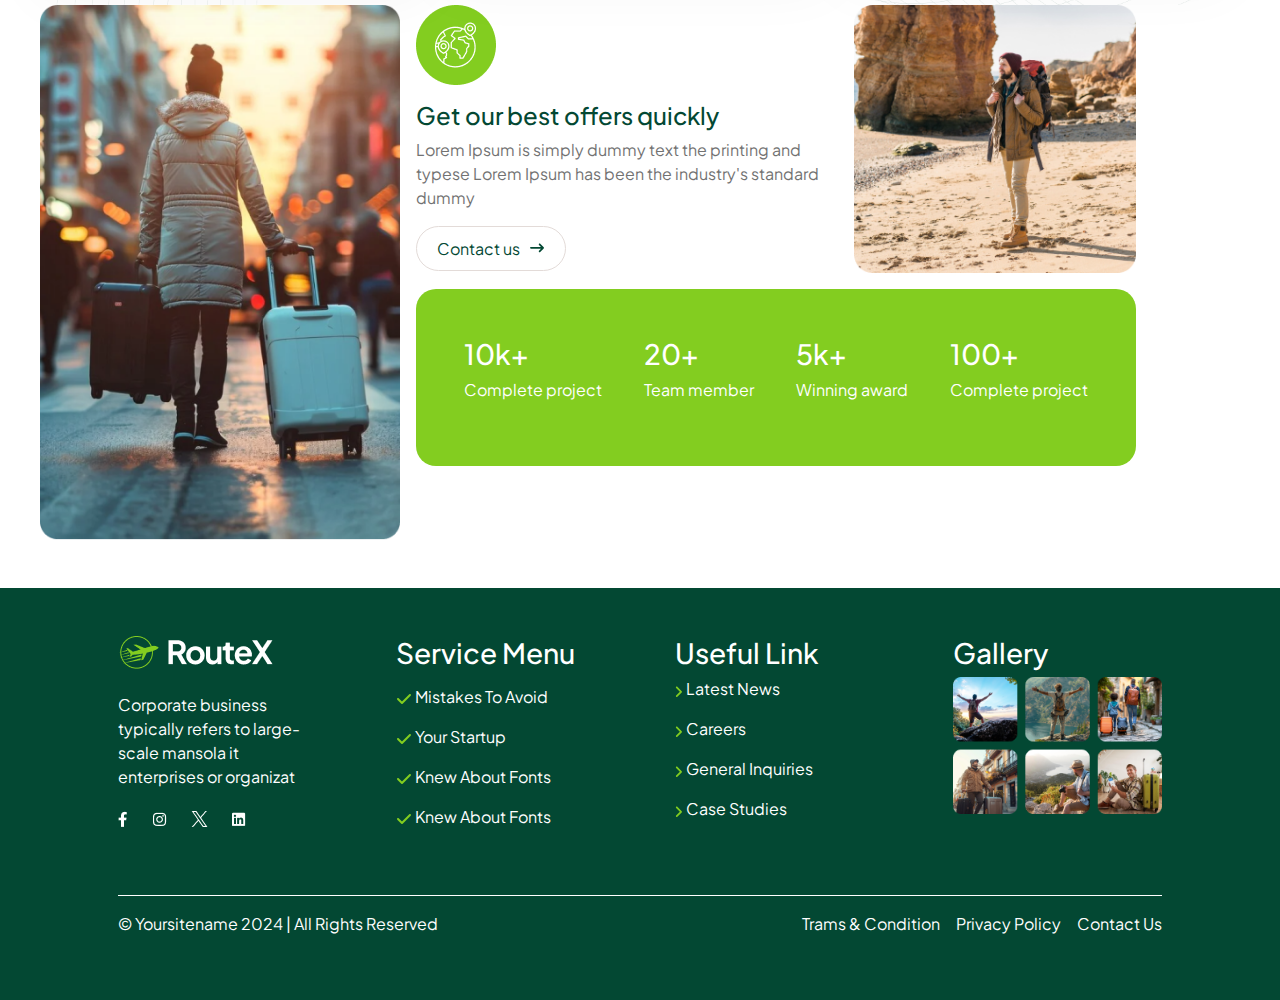
<file: about-us.html>
<!DOCTYPE html>
<html lang="en">

<head>
    <meta charset="UTF-8">
    <meta name="viewport" content="width=device-width, initial-scale=1.0">
    <title>Document</title>
    <link rel="preconnect" href="https://fonts.googleapis.com">
<link rel="preconnect" href="https://fonts.gstatic.com" crossorigin>
<link href="https://fonts.googleapis.com/css2?family=Plus+Jakarta+Sans:ital,wght@0,200..800;1,200..800&display=swap" rel="stylesheet">
    <link href="https://cdn.jsdelivr.net/npm/bootstrap@5.3.3/dist/css/bootstrap.min.css" rel="stylesheet"
        integrity="sha384-QWTKZyjpPEjISv5WaRU9OFeRpok6YctnYmDr5pNlyT2bRjXh0JMhjY6hW+ALEwIH" crossorigin="anonymous">
    <link rel="stylesheet" href="./css/style2.css">
</head>

<body>
    <div class="div-container">
        <!--header-->
        <header>
            <div class="container d-flex justify-content-between align-items-center pt-3 pb-3">
                <nav class="navbar navbar-expand-lg">
                    <div class="container-fluid d-flex justify-content-between align-items-center">
                      <img class="logo" src="img/logo.png">
                      <button class="navbar-toggler" type="button" data-bs-toggle="collapse" data-bs-target="#navbarNavDropdown" aria-controls="navbarNavDropdown" aria-expanded="false" aria-label="Toggle navigation">
                        <span class="navbar-toggler-icon"></span>
                      </button>
                      <div class="collapse navbar-collapse" id="navbarNavDropdown">
                        <ul class="navbar-nav">
                          <li class="nav-item">
                            <a class="a-header nav-link active" onclick="navigate1()" aria-current="page" href="#">Home</a>
                          </li>
                          <li class="nav-item">
                            <a class="a-header nav-link active" onclick="navigate2()" href="#">About Us</a>
                          </li>
                          <li class="nav-item">
                            <a class="a-header nav-link active" onclick="navigate3()" href="#">FAQ</a>
                          </li>
                          <li class="nav-item dropdown">
                            <a class="a-header nav-link active" onclick="navigate4()" href="#">Contact</a>
                          </li>
                        </ul>
                        <button type="submit" class="btn-header text-white">Get An Appointment
                            <svg width="15" height="13" viewBox="0 0 15 13" fill="none" xmlns="http://www.w3.org/2000/svg">
                                <path
                                    d="M13.6875 7.71875L8.6875 12.7188C8.5 12.9062 8.25 13 8 13C7.71875 13 7.46875 12.9062 7.28125 12.7188C6.875 12.3438 6.875 11.6875 7.28125 11.3125L10.5625 8H1C0.4375 8 0 7.5625 0 7C0 6.46875 0.4375 6 1 6H10.5625L7.28125 2.71875C6.875 2.34375 6.875 1.6875 7.28125 1.3125C7.65625 0.90625 8.3125 0.90625 8.6875 1.3125L13.6875 6.3125C14.0938 6.6875 14.0938 7.34375 13.6875 7.71875Z"
                                    fill="white" />
                            </svg>
                        </button>
                      </div>
                    </div>
                  </nav>
            </div>
        </header>
        <!--section-1-->
        <section class="d-flex justify-content-center align-items-center">
            <div class="container-section-1 d-flex flex-column justify-content-start">
                <h1 class="h1-about-us text-white">
                    About Us
                </h1>
                <p class="text-white">
                    Home
                    <svg width="9" height="13" viewBox="0 0 9 13" fill="none" xmlns="http://www.w3.org/2000/svg">
                        <path
                            d="M2 12.5C1.71875 12.5 1.46875 12.4062 1.28125 12.2188C0.875 11.8438 0.875 11.1875 1.28125 10.8125L5.5625 6.5L1.28125 2.21875C0.875 1.84375 0.875 1.1875 1.28125 0.8125C1.65625 0.40625 2.3125 0.40625 2.6875 0.8125L7.6875 5.8125C8.09375 6.1875 8.09375 6.84375 7.6875 7.21875L2.6875 12.2188C2.5 12.4062 2.25 12.5 2 12.5Z"
                            fill="white" />
                    </svg>
                    About Us
                </p>
            </div>
        </section>
        <!--section-2-->
        <section class="section-2 mt-5 d-flex justify-content-center align-items-center">
            <div class="section-2-container d-flex justify-content-center">
                <!--div1-section-2-->
                <div class="div1-section-2 d-flex gap-3">
                    <!--div1-flex-imgs-->
                    <div class="div1-flex-imgs d-flex flex-column gap-5">
                        <img class="img-div1-flex-imgs" src="img/Group 1000009646.png">
                        <img class="img-div1-flex-imgs" src="img/Group 1000007977.png">
                    </div>
                    <!--div2-flex-imgs-->
                    <div class="div2-flex-imgs d-flex flex-column gap-5">
                        <div class="card-div1-section-2 d-flex justify-content-center align-items-center gap-2 p-3">
                            <h3 class="h3-card-div1-section-2 text-white">
                                25
                            </h3>
                            <p class="text-white">
                                Years Of experience
                            </p>
                        </div>
                        <img src="img/Rectangle 2739.png">
                    </div>
                </div>
                <!--div2-section-2-->
                <div class="div2-sectoin-2">
                    <div class="div-text-div2-section-2">
                        <p class="p1-div2-section-2">
                            <svg width="20" height="21" viewBox="0 0 20 21" fill="none" xmlns="http://www.w3.org/2000/svg">
                                <g clip-path="url(#clip0_1_1665)">
                                    <path
                                        d="M19.299 2.66974C19.2609 2.58996 19.1926 2.52856 19.1093 2.49899L12.195 0.0580765C12.0215 -0.00329841 11.831 0.0878681 11.7697 0.261368L10.199 4.70569H9.51204V3.57236C9.51202 3.41929 9.47686 3.26826 9.40926 3.13092C9.34166 2.99358 9.24343 2.8736 9.12214 2.78021C9.00085 2.68683 8.85974 2.62254 8.70968 2.59229C8.55962 2.56205 8.40462 2.56667 8.25663 2.60578L0.24744 4.71677V4.72277C0.176847 4.74052 0.114146 4.7812 0.0691834 4.83844C0.0242205 4.89568 -0.000457842 4.96624 -0.000976562 5.03902L-0.000976562 19.039C-0.000976562 19.5912 0.446773 20.039 0.999021 20.039H10.3323C10.8846 20.039 11.3323 19.5912 11.3323 19.039V16.0144L14.0057 16.9581C14.1793 17.0193 14.3697 16.9283 14.431 16.7547L19.3133 2.92445C19.3278 2.88314 19.334 2.83937 19.3315 2.79566C19.329 2.75195 19.318 2.70916 19.2989 2.66974H19.299ZM8.42671 3.24861C8.47605 3.23561 8.52772 3.23409 8.57773 3.24417C8.62775 3.25424 8.6748 3.27565 8.71525 3.30674C8.75572 3.3379 8.78849 3.37794 8.81104 3.42377C8.83359 3.4696 8.84531 3.51999 8.8453 3.57107V4.70569H2.90268L8.42671 3.24861ZM10.6657 19.039C10.6657 19.1274 10.6305 19.2122 10.568 19.2747C10.5055 19.3372 10.4207 19.3723 10.3323 19.3723H0.999021C0.910616 19.3723 0.825832 19.3372 0.76332 19.2747C0.700808 19.2122 0.665689 19.1274 0.665689 19.039V5.37236H10.3323C10.4207 5.37236 10.5055 5.40747 10.568 5.46999C10.6305 5.5325 10.6657 5.61728 10.6657 5.70569V19.039ZM13.4057 6.6414L13.8323 6.4391L14.0356 6.8644L12.416 11.448C12.3867 11.5313 12.3916 11.623 12.4297 11.7028L12.7767 12.4287L12.6694 12.733L12.0083 12.0484C11.9725 12.0111 11.9284 11.9825 11.8796 11.9652C11.8309 11.9478 11.7787 11.942 11.7273 11.9483L11.3323 11.9983V11.5517L11.6167 11.4156C11.6964 11.3775 11.7578 11.3094 11.7874 11.2261L12.4541 9.34076L13.4057 6.6414ZM14.0343 8.86631L14.7111 9.95372L14.5953 10.2813L13.7856 9.57239L14.0343 8.86631ZM11.3323 10.512V9.59597L11.6603 9.58231L11.3323 10.512ZM11.8991 8.90539L11.3323 8.92868V8.48497L12.1484 8.20031L11.8991 8.90539ZM13.9131 16.2184L11.3323 15.3073V12.6703L11.6447 12.6313L12.5657 13.584C12.597 13.6159 12.6343 13.6412 12.6755 13.6583C12.7168 13.6755 12.761 13.6842 12.8056 13.684C12.8294 13.6841 12.8531 13.6816 12.8763 13.6763C12.9318 13.6643 12.9833 13.6382 13.0259 13.6006C13.0685 13.5631 13.1007 13.5152 13.1196 13.4617L13.453 12.5186C13.4824 12.4353 13.4775 12.3436 13.4392 12.2641L13.0907 11.539L13.5467 10.2473L14.526 11.1058C14.5868 11.159 14.6649 11.1884 14.7458 11.1884C14.7742 11.1884 14.8026 11.1847 14.8301 11.1773C14.8827 11.1636 14.9312 11.1371 14.9713 11.1003C15.0114 11.0635 15.0419 11.0174 15.0601 10.9661L15.3934 10.0231C15.41 9.97593 15.4159 9.92567 15.4104 9.87599C15.405 9.82632 15.3884 9.7785 15.362 9.7361L14.3187 8.06002L14.7093 6.95377C14.7239 6.91244 14.7302 6.86864 14.7279 6.82487C14.7255 6.7811 14.7146 6.73822 14.6957 6.69869L14.2891 5.84844C14.2702 5.80892 14.2437 5.77351 14.2112 5.74423C14.1786 5.71495 14.1406 5.69237 14.0993 5.67778C14.058 5.6632 14.0142 5.65689 13.9705 5.65922C13.9268 5.66154 13.8839 5.67247 13.8444 5.69136L12.9937 6.0981C12.9542 6.11697 12.9189 6.14342 12.8897 6.17595C12.8605 6.20848 12.8379 6.24645 12.8234 6.28769L12.4323 7.39531L11.3323 7.77902V5.70569C11.3319 5.5351 11.2878 5.36747 11.2041 5.21883C11.1204 5.07019 11 4.94552 10.8543 4.85673L11.3991 3.31199L11.5213 2.96545L12.2881 0.798783L18.5743 3.0177L13.9131 16.2184Z"
                                        fill="#034833" />
                                    <path
                                        d="M16.5429 5.12926L16.7648 4.50051L17.3364 4.70218L17.1145 5.33092L16.5429 5.12926ZM11.971 3.51514L12.193 2.8866L12.7644 3.08839L12.5424 3.71697L11.971 3.51514ZM15.3998 4.72576L15.6219 4.09701L16.1933 4.29884L15.9713 4.92743L15.3998 4.72576ZM13.1141 3.9188L13.3361 3.29022L13.9073 3.49205L13.6854 4.12064L13.1141 3.9188ZM14.2569 4.32197L14.479 3.69339L15.0504 3.89522L14.8284 4.52376L14.2569 4.32197ZM5.51204 6.70688C3.67104 6.70688 2.17871 8.19921 2.17871 10.0402C2.17871 11.8812 3.67104 13.3735 5.51204 13.3735C7.35303 13.3735 8.84536 11.8812 8.84536 10.0402C8.84341 8.20021 7.3522 6.70896 5.51204 6.70688ZM7.91907 8.90054L7.46432 8.80063C7.26433 8.7565 7.06424 8.72154 6.86224 8.69125C6.832 8.48947 6.79548 8.28868 6.75274 8.08917L6.65262 7.63459C7.20754 7.89873 7.65471 8.34573 7.91907 8.90054ZM2.84533 10.0402C2.846 9.90396 2.85708 9.76792 2.87871 9.63329L3.70296 9.44987C3.82942 9.42187 3.95671 9.39862 4.08429 9.37662C4.05206 9.81848 4.05206 10.2621 4.08429 10.704C3.95667 10.682 3.82942 10.6585 3.70296 10.6305L2.87871 10.4473C2.85711 10.3127 2.84597 10.1766 2.84538 10.0402H2.84533ZM4.76075 9.28925C5.26039 9.24466 5.76302 9.24466 6.26266 9.28925C6.30742 9.78889 6.30742 10.2915 6.26266 10.7912C5.76301 10.8359 5.26036 10.8359 4.76071 10.7912C4.71595 10.2915 4.71599 9.78889 4.76075 9.28925ZM6.93828 9.37662C7.06603 9.39862 7.19333 9.42187 7.31962 9.44987L8.14399 9.63329C8.19022 9.90265 8.19022 10.1779 8.14399 10.4473L7.31962 10.6305C7.19337 10.6585 7.06603 10.682 6.93828 10.7043C6.97067 10.2623 6.97067 9.81859 6.93828 9.37662ZM5.91874 7.40692L6.10204 8.23163C6.13004 8.35792 6.15362 8.48521 6.17579 8.61296C5.73377 8.58057 5.28997 8.58057 4.84796 8.61296C4.87008 8.48521 4.89337 8.35792 4.92171 8.23163L5.10495 7.40692C5.37429 7.36119 5.64941 7.36119 5.91874 7.40692ZM4.37208 7.63217L4.27196 8.08692C4.228 8.28692 4.193 8.487 4.16275 8.689C3.96097 8.71914 3.76018 8.75554 3.56067 8.79817L3.10592 8.89829C3.37048 8.34396 3.81748 7.89737 4.37204 7.63329L4.37208 7.63217ZM3.10525 11.1789L3.56 11.279C3.76 11.3229 3.95987 11.3579 4.16208 11.3882C4.19222 11.59 4.22862 11.7907 4.27125 11.9902L4.37137 12.4448C3.81652 12.1809 3.36926 11.7343 3.10458 11.1798L3.10525 11.1789ZM5.10525 12.6715L4.92196 11.8468C4.89362 11.7209 4.87037 11.5932 4.84821 11.4658C5.06895 11.482 5.29062 11.4928 5.51229 11.4928C5.73395 11.4928 5.95499 11.482 6.17604 11.4658C6.15391 11.5932 6.13029 11.7208 6.10229 11.8468L5.91904 12.6715C5.6497 12.7173 5.37458 12.7173 5.10525 12.6715ZM6.65191 12.4463L6.75203 11.9915C6.79633 11.7915 6.83099 11.5916 6.86162 11.3895C7.06336 11.3593 7.26413 11.3229 7.46362 11.2803L7.9182 11.1802C7.65407 11.7355 7.20681 12.1829 6.65162 12.4472L6.65191 12.4463ZM2.84538 16.0402H8.1787V16.7069H2.84538V16.0402ZM3.51204 17.3735H7.51203V18.0402H3.51204V17.3735ZM5.1787 14.7069H5.84537V15.3735H5.1787V14.7069ZM3.84537 14.7069H4.51204V15.3735H3.84537V14.7069ZM6.51203 14.7069H7.1787V15.3735H6.51203V14.7069Z"
                                        fill="#034833" />
                                </g>
                                <defs>
                                    <clipPath id="clip0_1_1665">
                                        <rect width="20" height="20" fill="white"
                                            transform="translate(-0.000976562 0.0390625)" />
                                    </clipPath>
                                </defs>
                            </svg>
                            Why Choose Us
                        </p>
                        <h2 class="h2-section-2">
                            Where Wanderlust Meets
                            <span class="span-section-2">
                                Dream Destinations
                            </span>
                        </h2>
                        <p class="p2-div2-section-2">
                            Et purus duis sollicitudin dignissim habitant. Egestas nulla quis venenatis cras sed eu massa Et
                            purus duis sollicitudin dignissim habitant. Egestas nulla quis venenatis cras sed eu massa Et
                            purus duis sollicitudin dignissim habitant. Egestas nulla
                        </p>
                    </div>
                    <!--divs-flex-div2-section-2-->
                    <div class="divs-flex-div2-section-2 d-flex justify-content-between align-items-center">
                        <!--div1-divs-flex-div2-section-2-->
                        <div class="div-divs-flex-div2-section-2 p-4 mb-3">
                            <div class="div-flex-div2-section-2 d-flex align-items-center gap-2">
                                <img src="img/Frame 1000009654.png">
                                <h4 class="h4-div-divs-flex-div2-section-2">
                                    Passport Plus
                                </h4>
                            </div>
                            <p class="p-div-divs-flex-div2-section-2">
                                <svg width="16" height="12" viewBox="0 0 16 12" fill="none"
                                    xmlns="http://www.w3.org/2000/svg">
                                    <path
                                        d="M14.6875 1.3125C15.0938 1.6875 15.0938 2.34375 14.6875 2.71875L6.6875 10.7188C6.3125 11.125 5.65625 11.125 5.28125 10.7188L1.28125 6.71875C0.875 6.34375 0.875 5.6875 1.28125 5.3125C1.65625 4.90625 2.3125 4.90625 2.6875 5.3125L5.96875 8.59375L13.2812 1.3125C13.6562 0.90625 14.3125 0.90625 14.6875 1.3125Z"
                                        fill="#83CD20" />
                                </svg>
                                Beyond Border Immigration
                            </p>
                            <p class="p-div-divs-flex-div2-section-2">
                                <svg width="16" height="12" viewBox="0 0 16 12" fill="none"
                                    xmlns="http://www.w3.org/2000/svg">
                                    <path
                                        d="M14.6875 1.3125C15.0938 1.6875 15.0938 2.34375 14.6875 2.71875L6.6875 10.7188C6.3125 11.125 5.65625 11.125 5.28125 10.7188L1.28125 6.71875C0.875 6.34375 0.875 5.6875 1.28125 5.3125C1.65625 4.90625 2.3125 4.90625 2.6875 5.3125L5.96875 8.59375L13.2812 1.3125C13.6562 0.90625 14.3125 0.90625 14.6875 1.3125Z"
                                        fill="#83CD20" />
                                </svg>
                                Worldwide Visa Assistance
                            </p>
                        </div>
                        <!--div2-divs-flex-div2-section-2-->
                        <div class="div-divs-flex-div2-section-2 p-4">
                            <div class="div-flex-div2-section-2 d-flex align-items-center gap-2 mb-2">
                                <img src="img/Frame 1000009654 (1).png">
                                <h4 class="h4-div-divs-flex-div2-section-2">
                                    Global Entry
                                </h4>
                            </div>
                            <p class="p-div-divs-flex-div2-section-2">
                                <svg width="16" height="12" viewBox="0 0 16 12" fill="none"
                                    xmlns="http://www.w3.org/2000/svg">
                                    <path
                                        d="M14.6875 1.3125C15.0938 1.6875 15.0938 2.34375 14.6875 2.71875L6.6875 10.7188C6.3125 11.125 5.65625 11.125 5.28125 10.7188L1.28125 6.71875C0.875 6.34375 0.875 5.6875 1.28125 5.3125C1.65625 4.90625 2.3125 4.90625 2.6875 5.3125L5.96875 8.59375L13.2812 1.3125C13.6562 0.90625 14.3125 0.90625 14.6875 1.3125Z"
                                        fill="#83CD20" />
                                </svg>
                                GlobeTrot Visa Services
                            </p>
                            <p class="p-div-divs-flex-div2-section-2">
                                <svg width="16" height="12" viewBox="0 0 16 12" fill="none"
                                    xmlns="http://www.w3.org/2000/svg">
                                    <path
                                        d="M14.6875 1.3125C15.0938 1.6875 15.0938 2.34375 14.6875 2.71875L6.6875 10.7188C6.3125 11.125 5.65625 11.125 5.28125 10.7188L1.28125 6.71875C0.875 6.34375 0.875 5.6875 1.28125 5.3125C1.65625 4.90625 2.3125 4.90625 2.6875 5.3125L5.96875 8.59375L13.2812 1.3125C13.6562 0.90625 14.3125 0.90625 14.6875 1.3125Z"
                                        fill="#83CD20" />
                                </svg>
                                Infinity Visa Solutions
                            </p>
                        </div>
                    </div>
                    <!--divs2-flex-div2-section-2-->
                    <div class="divs2-flex-div2-section-2 d-flex align-items-center gap-5 mt-4 flex-wrap">
                        <button type="submit" class="read-more">Read More
                            <svg width="15" height="10" viewBox="0 0 15 10" fill="none"
                                xmlns="http://www.w3.org/2000/svg">
                                <path
                                    d="M13.7266 5.37891L10.2266 8.87891C9.89844 9.23438 9.32422 9.23438 8.99609 8.87891C8.64062 8.55078 8.64062 7.97656 8.99609 7.64844L10.9922 5.625H0.875C0.382812 5.625 0 5.24219 0 4.75C0 4.23047 0.382812 3.875 0.875 3.875H10.9922L8.99609 1.87891C8.64062 1.55078 8.64062 0.976562 8.99609 0.648438C9.32422 0.292969 9.89844 0.292969 10.2266 0.648438L13.7266 4.14844C14.082 4.47656 14.082 5.05078 13.7266 5.37891Z"
                                    fill="#034833" />
                            </svg>
                        </button>
                        <!--div-divs2-flex-div2-section-2-->
                        <div class="div-divs2-flex-div2-section-2 d-flex align-items-center gap-2">
                            <svg width="55" height="56" viewBox="0 0 55 56" fill="none"
                                xmlns="http://www.w3.org/2000/svg">
                                <rect x="-0.000976562" y="0.539062" width="55" height="55" rx="27.5" fill="#83CD20" />
                                <path
                                    d="M35.4678 32.1328L34.7178 35.2891C34.624 35.7578 34.249 36.0703 33.7803 36.0703C25.9053 36.0391 19.499 29.6328 19.499 21.7578C19.499 21.2891 19.7803 20.9141 20.249 20.8203L23.4053 20.0703C23.8428 19.9766 24.3115 20.2266 24.499 20.6328L25.9678 24.0391C26.124 24.4453 26.0303 24.9141 25.6865 25.1641L23.999 26.5391C25.0615 28.6953 26.8115 30.4453 28.999 31.5078L30.374 29.8203C30.624 29.5078 31.0928 29.3828 31.499 29.5391L34.9053 31.0078C35.3115 31.2266 35.5615 31.6953 35.4678 32.1328Z"
                                    fill="white" />
                            </svg>
                            <div>
                                <p class="p-div2-divs-flex-div2-section-2">
                                    Need help?
                                </p>
                                <h5 class="h5-div2-divs-flex-div2-section-2">
                                    (808) 555-0111
                                </h5>
                            </div>
                        </div>
                    </div>
                </div>
            </div>
        </section>
        <!--section-3-->
        <section class="section-3 d-flex justify-content-center align-items-center mt-5">
            <div class="section-3-container">
                <!--div1-section-3-->
                <div class="div1-section-3 d-flex flex-column justify-content-center align-items-center">
                    <p class="p-div1-section-3">
                        <svg width="20" height="21" viewBox="0 0 20 21" fill="none" xmlns="http://www.w3.org/2000/svg">
                            <g clip-path="url(#clip0_1_1665)">
                                <path
                                    d="M19.299 2.66974C19.2609 2.58996 19.1926 2.52856 19.1093 2.49899L12.195 0.0580765C12.0215 -0.00329841 11.831 0.0878681 11.7697 0.261368L10.199 4.70569H9.51204V3.57236C9.51202 3.41929 9.47686 3.26826 9.40926 3.13092C9.34166 2.99358 9.24343 2.8736 9.12214 2.78021C9.00085 2.68683 8.85974 2.62254 8.70968 2.59229C8.55962 2.56205 8.40462 2.56667 8.25663 2.60578L0.24744 4.71677V4.72277C0.176847 4.74052 0.114146 4.7812 0.0691834 4.83844C0.0242205 4.89568 -0.000457842 4.96624 -0.000976562 5.03902L-0.000976562 19.039C-0.000976562 19.5912 0.446773 20.039 0.999021 20.039H10.3323C10.8846 20.039 11.3323 19.5912 11.3323 19.039V16.0144L14.0057 16.9581C14.1793 17.0193 14.3697 16.9283 14.431 16.7547L19.3133 2.92445C19.3278 2.88314 19.334 2.83937 19.3315 2.79566C19.329 2.75195 19.318 2.70916 19.2989 2.66974H19.299ZM8.42671 3.24861C8.47605 3.23561 8.52772 3.23409 8.57773 3.24417C8.62775 3.25424 8.6748 3.27565 8.71525 3.30674C8.75572 3.3379 8.78849 3.37794 8.81104 3.42377C8.83359 3.4696 8.84531 3.51999 8.8453 3.57107V4.70569H2.90268L8.42671 3.24861ZM10.6657 19.039C10.6657 19.1274 10.6305 19.2122 10.568 19.2747C10.5055 19.3372 10.4207 19.3723 10.3323 19.3723H0.999021C0.910616 19.3723 0.825832 19.3372 0.76332 19.2747C0.700808 19.2122 0.665689 19.1274 0.665689 19.039V5.37236H10.3323C10.4207 5.37236 10.5055 5.40747 10.568 5.46999C10.6305 5.5325 10.6657 5.61728 10.6657 5.70569V19.039ZM13.4057 6.6414L13.8323 6.4391L14.0356 6.8644L12.416 11.448C12.3867 11.5313 12.3916 11.623 12.4297 11.7028L12.7767 12.4287L12.6694 12.733L12.0083 12.0484C11.9725 12.0111 11.9284 11.9825 11.8796 11.9652C11.8309 11.9478 11.7787 11.942 11.7273 11.9483L11.3323 11.9983V11.5517L11.6167 11.4156C11.6964 11.3775 11.7578 11.3094 11.7874 11.2261L12.4541 9.34076L13.4057 6.6414ZM14.0343 8.86631L14.7111 9.95372L14.5953 10.2813L13.7856 9.57239L14.0343 8.86631ZM11.3323 10.512V9.59597L11.6603 9.58231L11.3323 10.512ZM11.8991 8.90539L11.3323 8.92868V8.48497L12.1484 8.20031L11.8991 8.90539ZM13.9131 16.2184L11.3323 15.3073V12.6703L11.6447 12.6313L12.5657 13.584C12.597 13.6159 12.6343 13.6412 12.6755 13.6583C12.7168 13.6755 12.761 13.6842 12.8056 13.684C12.8294 13.6841 12.8531 13.6816 12.8763 13.6763C12.9318 13.6643 12.9833 13.6382 13.0259 13.6006C13.0685 13.5631 13.1007 13.5152 13.1196 13.4617L13.453 12.5186C13.4824 12.4353 13.4775 12.3436 13.4392 12.2641L13.0907 11.539L13.5467 10.2473L14.526 11.1058C14.5868 11.159 14.6649 11.1884 14.7458 11.1884C14.7742 11.1884 14.8026 11.1847 14.8301 11.1773C14.8827 11.1636 14.9312 11.1371 14.9713 11.1003C15.0114 11.0635 15.0419 11.0174 15.0601 10.9661L15.3934 10.0231C15.41 9.97593 15.4159 9.92567 15.4104 9.87599C15.405 9.82632 15.3884 9.7785 15.362 9.7361L14.3187 8.06002L14.7093 6.95377C14.7239 6.91244 14.7302 6.86864 14.7279 6.82487C14.7255 6.7811 14.7146 6.73822 14.6957 6.69869L14.2891 5.84844C14.2702 5.80892 14.2437 5.77351 14.2112 5.74423C14.1786 5.71495 14.1406 5.69237 14.0993 5.67778C14.058 5.6632 14.0142 5.65689 13.9705 5.65922C13.9268 5.66154 13.8839 5.67247 13.8444 5.69136L12.9937 6.0981C12.9542 6.11697 12.9189 6.14342 12.8897 6.17595C12.8605 6.20848 12.8379 6.24645 12.8234 6.28769L12.4323 7.39531L11.3323 7.77902V5.70569C11.3319 5.5351 11.2878 5.36747 11.2041 5.21883C11.1204 5.07019 11 4.94552 10.8543 4.85673L11.3991 3.31199L11.5213 2.96545L12.2881 0.798783L18.5743 3.0177L13.9131 16.2184Z"
                                    fill="#034833" />
                                <path
                                    d="M16.5429 5.12926L16.7648 4.50051L17.3364 4.70218L17.1145 5.33092L16.5429 5.12926ZM11.971 3.51514L12.193 2.8866L12.7644 3.08839L12.5424 3.71697L11.971 3.51514ZM15.3998 4.72576L15.6219 4.09701L16.1933 4.29884L15.9713 4.92743L15.3998 4.72576ZM13.1141 3.9188L13.3361 3.29022L13.9073 3.49205L13.6854 4.12064L13.1141 3.9188ZM14.2569 4.32197L14.479 3.69339L15.0504 3.89522L14.8284 4.52376L14.2569 4.32197ZM5.51204 6.70688C3.67104 6.70688 2.17871 8.19921 2.17871 10.0402C2.17871 11.8812 3.67104 13.3735 5.51204 13.3735C7.35303 13.3735 8.84536 11.8812 8.84536 10.0402C8.84341 8.20021 7.3522 6.70896 5.51204 6.70688ZM7.91907 8.90054L7.46432 8.80063C7.26433 8.7565 7.06424 8.72154 6.86224 8.69125C6.832 8.48947 6.79548 8.28868 6.75274 8.08917L6.65262 7.63459C7.20754 7.89873 7.65471 8.34573 7.91907 8.90054ZM2.84533 10.0402C2.846 9.90396 2.85708 9.76792 2.87871 9.63329L3.70296 9.44987C3.82942 9.42187 3.95671 9.39862 4.08429 9.37662C4.05206 9.81848 4.05206 10.2621 4.08429 10.704C3.95667 10.682 3.82942 10.6585 3.70296 10.6305L2.87871 10.4473C2.85711 10.3127 2.84597 10.1766 2.84538 10.0402H2.84533ZM4.76075 9.28925C5.26039 9.24466 5.76302 9.24466 6.26266 9.28925C6.30742 9.78889 6.30742 10.2915 6.26266 10.7912C5.76301 10.8359 5.26036 10.8359 4.76071 10.7912C4.71595 10.2915 4.71599 9.78889 4.76075 9.28925ZM6.93828 9.37662C7.06603 9.39862 7.19333 9.42187 7.31962 9.44987L8.14399 9.63329C8.19022 9.90265 8.19022 10.1779 8.14399 10.4473L7.31962 10.6305C7.19337 10.6585 7.06603 10.682 6.93828 10.7043C6.97067 10.2623 6.97067 9.81859 6.93828 9.37662ZM5.91874 7.40692L6.10204 8.23163C6.13004 8.35792 6.15362 8.48521 6.17579 8.61296C5.73377 8.58057 5.28997 8.58057 4.84796 8.61296C4.87008 8.48521 4.89337 8.35792 4.92171 8.23163L5.10495 7.40692C5.37429 7.36119 5.64941 7.36119 5.91874 7.40692ZM4.37208 7.63217L4.27196 8.08692C4.228 8.28692 4.193 8.487 4.16275 8.689C3.96097 8.71914 3.76018 8.75554 3.56067 8.79817L3.10592 8.89829C3.37048 8.34396 3.81748 7.89737 4.37204 7.63329L4.37208 7.63217ZM3.10525 11.1789L3.56 11.279C3.76 11.3229 3.95987 11.3579 4.16208 11.3882C4.19222 11.59 4.22862 11.7907 4.27125 11.9902L4.37137 12.4448C3.81652 12.1809 3.36926 11.7343 3.10458 11.1798L3.10525 11.1789ZM5.10525 12.6715L4.92196 11.8468C4.89362 11.7209 4.87037 11.5932 4.84821 11.4658C5.06895 11.482 5.29062 11.4928 5.51229 11.4928C5.73395 11.4928 5.95499 11.482 6.17604 11.4658C6.15391 11.5932 6.13029 11.7208 6.10229 11.8468L5.91904 12.6715C5.6497 12.7173 5.37458 12.7173 5.10525 12.6715ZM6.65191 12.4463L6.75203 11.9915C6.79633 11.7915 6.83099 11.5916 6.86162 11.3895C7.06336 11.3593 7.26413 11.3229 7.46362 11.2803L7.9182 11.1802C7.65407 11.7355 7.20681 12.1829 6.65162 12.4472L6.65191 12.4463ZM2.84538 16.0402H8.1787V16.7069H2.84538V16.0402ZM3.51204 17.3735H7.51203V18.0402H3.51204V17.3735ZM5.1787 14.7069H5.84537V15.3735H5.1787V14.7069ZM3.84537 14.7069H4.51204V15.3735H3.84537V14.7069ZM6.51203 14.7069H7.1787V15.3735H6.51203V14.7069Z"
                                    fill="#034833" />
                            </g>
                            <defs>
                                <clipPath id="clip0_1_1665">
                                    <rect width="20" height="20" fill="white"
                                        transform="translate(-0.000976562 0.0390625)" />
                                </clipPath>
                            </defs>
                        </svg>
                        Process Overview
                    </p>
                    <h2 class="h2-section-3">
                        Unforgettable Getaways Escaping Routine
                    </h2>
                </div>
                <!--div2-section-3-->
                <div class="div2-section-3 mt-5">
                    <div class="row gx-0">
                        <!--col-->
                        <div class="col-md-6 col-lg-4">
                            <div class="card p-3">
                                <img src="img/01.png" class="img-col card-img-top" alt="...">
                                <div class="card-body">
                                    <h5 class="h5-col card-title">Visa Voyage Agency</h5>
                                    <p class="p-col card-text">Lorem Ipsum is simply dummy text the printing and typeser
                                    </p>
                                </div>
                            </div>
                        </div>
                        <!--col-->
                        <div class="col-md-6 col-lg-4">
                            <div class="card p-3">
                                <img src="img/02.png" class="img-col card-img-top" alt="...">
                                <div class="card-body">
                                    <h5 class="h5-col card-title">International Access Visas</h5>
                                    <p class="p-col card-text">Lorem Ipsum is simply dummy text the printing and typeser
                                    </p>
                                </div>
                            </div>
                        </div>
                        <!--col-->
                        <div class="col-md-6 col-lg-4">
                            <div class="card p-3">
                                <img src="img/03.png" class="img-col card-img-top" alt="...">
                                <div class="card-body">
                                    <h5 class="h5-col card-title">Gateway to Global Citizenship</h5>
                                    <p class="p-col card-text">Lorem Ipsum is simply dummy text the printing and typeser
                                    </p>
                                </div>
                            </div>
                        </div>
                    </div>
                </div>
            </div>
        </section>
        <!--section-4-->
        <section class="section-4 d-flex justify-content-center align-items-center">
            <div class="section-4-container d-flex gap-3">
                <!--div1-section-4-->
                <div class="div1-section-4">
                    <img class="img-div1-section-4" src="img/Rectangle 5337.png">
                </div>
                <!--div2-section-4-->
                <div class="div2-section-4">
                    <!--div-flex-section-4-->
                    <div class="div-flex-section-4 d-flex gap-3">
                        <!--div3-section-4-->
                        <div class="div3-section-4">
                            <img class="mb-3" src="img/Frame 1000009715.png">
                            <h4 class="h4-div3-section-4">
                                Get our best offers quickly
                            </h4>
                            <p class="p-div3-section-4">
                                Lorem Ipsum is simply dummy text the printing and typese Lorem Ipsum has been the
                                industry's standard dummy
                            </p>
                            <button type="submit" class="contact-us"> Contact us
                                <svg width="15" height="10" viewBox="0 0 15 10" fill="none" xmlns="http://www.w3.org/2000/svg">
                                    <path d="M13.7266 5.37891L10.2266 8.87891C9.89844 9.23438 9.32422 9.23438 8.99609 8.87891C8.64062 8.55078 8.64062 7.97656 8.99609 7.64844L10.9922 5.625H0.875C0.382812 5.625 0 5.24219 0 4.75C0 4.23047 0.382812 3.875 0.875 3.875H10.9922L8.99609 1.87891C8.64062 1.55078 8.64062 0.976562 8.99609 0.648438C9.32422 0.292969 9.89844 0.292969 10.2266 0.648438L13.7266 4.14844C14.082 4.47656 14.082 5.05078 13.7266 5.37891Z" fill="#034833"></path>
                                </svg>
                            </button>
                        </div>
                        <!--div4-section-4-->
                        <div class="div4-section-4">
                            <img class="img-div4-section-4" src="img/Rectangle 5339.png">
                        </div>
                    </div>
                    <!--div5-section-4-->
                    <div class="div5-section-4 d-flex justify-content-between align-items-center flex-wrap p-5 mt-3">
                        <div>
                            <h3 class="text-white">
                                10k+
                            </h3>
                            <p class="text-white">
                                Complete project
                            </p>
                        </div>
                        <div>
                            <h3 class="text-white">
                                20+
                            </h3>
                            <p class="text-white">
                                Team member
                            </p>
                        </div>
                        <div>
                            <h3 class="text-white">
                                5k+
                            </h3>
                            <p class="text-white">
                                Winning award
                            </p>
                        </div>
                        <div>
                            <h3 class="text-white">
                                100+
                            </h3>
                            <p class="text-white">
                                Complete project
                            </p>
                        </div>
                    </div>
                </div>
            </div>
        </section>
        <!--footer-->
        <footer class="mt-5">
            <div class="container p-5">
                <div class="div-flex-footer d-flex justify-content-between">
                    <!--div1-footer-->
                    <div class="div1-footer">
                        <img class="img-footer" src="img/logo-2.png">
                        <p class="text-white mt-4 mb-3">
                            Corporate business typically refers to large-scale mansola it enterprises or organizat
                        </p>
                        <img class="social-media" src="img/Group 15132.png">
                    </div>
                    <!--div2-footer-->
                    <div class="div2-footer">
                        <h3 class="text-white mb-3">
                            Service Menu
                        </h3>
                        <!--ul-footer-->
                        <ul class="ul-footer d-flex flex-column gap-3">
                            <li class="li-footer text-white">
                                <svg width="16" height="12" viewBox="0 0 16 12" fill="none"
                                    xmlns="http://www.w3.org/2000/svg">
                                    <path
                                        d="M14.6875 1.3125C15.0938 1.6875 15.0938 2.34375 14.6875 2.71875L6.6875 10.7188C6.3125 11.125 5.65625 11.125 5.28125 10.7188L1.28125 6.71875C0.875 6.34375 0.875 5.6875 1.28125 5.3125C1.65625 4.90625 2.3125 4.90625 2.6875 5.3125L5.96875 8.59375L13.2812 1.3125C13.6562 0.90625 14.3125 0.90625 14.6875 1.3125Z"
                                        fill="#83CD20" />
                                </svg>
                                Mistakes To Avoid
                            </li>
                            <li class="li-footer text-white">
                                <svg width="16" height="12" viewBox="0 0 16 12" fill="none"
                                    xmlns="http://www.w3.org/2000/svg">
                                    <path
                                        d="M14.6875 1.3125C15.0938 1.6875 15.0938 2.34375 14.6875 2.71875L6.6875 10.7188C6.3125 11.125 5.65625 11.125 5.28125 10.7188L1.28125 6.71875C0.875 6.34375 0.875 5.6875 1.28125 5.3125C1.65625 4.90625 2.3125 4.90625 2.6875 5.3125L5.96875 8.59375L13.2812 1.3125C13.6562 0.90625 14.3125 0.90625 14.6875 1.3125Z"
                                        fill="#83CD20" />
                                </svg>
                                Your Startup
                            </li>
                            <li class="li-footer text-white">
                                <svg width="16" height="12" viewBox="0 0 16 12" fill="none"
                                    xmlns="http://www.w3.org/2000/svg">
                                    <path
                                        d="M14.6875 1.3125C15.0938 1.6875 15.0938 2.34375 14.6875 2.71875L6.6875 10.7188C6.3125 11.125 5.65625 11.125 5.28125 10.7188L1.28125 6.71875C0.875 6.34375 0.875 5.6875 1.28125 5.3125C1.65625 4.90625 2.3125 4.90625 2.6875 5.3125L5.96875 8.59375L13.2812 1.3125C13.6562 0.90625 14.3125 0.90625 14.6875 1.3125Z"
                                        fill="#83CD20" />
                                </svg>
                                Knew About Fonts
                            </li>
                            <li class="li-footer text-white">
                                <svg width="16" height="12" viewBox="0 0 16 12" fill="none"
                                    xmlns="http://www.w3.org/2000/svg">
                                    <path
                                        d="M14.6875 1.3125C15.0938 1.6875 15.0938 2.34375 14.6875 2.71875L6.6875 10.7188C6.3125 11.125 5.65625 11.125 5.28125 10.7188L1.28125 6.71875C0.875 6.34375 0.875 5.6875 1.28125 5.3125C1.65625 4.90625 2.3125 4.90625 2.6875 5.3125L5.96875 8.59375L13.2812 1.3125C13.6562 0.90625 14.3125 0.90625 14.6875 1.3125Z"
                                        fill="#83CD20" />
                                </svg>
                                Knew About Fonts
                            </li>
                        </ul>
                    </div>
                    <!--div3-footer-->
                    <div class="div3-footer">
                        <h3 class="text-white">
                            Useful Link
                        </h3>
                        <!--ul-2-footer-->
                        <ul class="ul-footer d-flex flex-column gap-3">
                            <li class="li-footer text-white">
                                <svg width="8" height="11" viewBox="0 0 8 11" fill="none"
                                    xmlns="http://www.w3.org/2000/svg">
                                    <path
                                        d="M1.75 11C1.50391 11 1.28516 10.918 1.12109 10.7539C0.765625 10.4258 0.765625 9.85156 1.12109 9.52344L4.86719 5.75L1.12109 2.00391C0.765625 1.67578 0.765625 1.10156 1.12109 0.773438C1.44922 0.417969 2.02344 0.417969 2.35156 0.773438L6.72656 5.14844C7.08203 5.47656 7.08203 6.05078 6.72656 6.37891L2.35156 10.7539C2.1875 10.918 1.96875 11 1.75 11Z"
                                        fill="#83CD20" />
                                </svg>
                                Latest News
                            </li>
                            <li class="li-footer text-white">
                                <svg width="8" height="11" viewBox="0 0 8 11" fill="none"
                                    xmlns="http://www.w3.org/2000/svg">
                                    <path
                                        d="M1.75 11C1.50391 11 1.28516 10.918 1.12109 10.7539C0.765625 10.4258 0.765625 9.85156 1.12109 9.52344L4.86719 5.75L1.12109 2.00391C0.765625 1.67578 0.765625 1.10156 1.12109 0.773438C1.44922 0.417969 2.02344 0.417969 2.35156 0.773438L6.72656 5.14844C7.08203 5.47656 7.08203 6.05078 6.72656 6.37891L2.35156 10.7539C2.1875 10.918 1.96875 11 1.75 11Z"
                                        fill="#83CD20" />
                                </svg>
                                Careers
                            </li>
                            <li class="li-footer text-white">
                                <svg width="8" height="11" viewBox="0 0 8 11" fill="none"
                                    xmlns="http://www.w3.org/2000/svg">
                                    <path
                                        d="M1.75 11C1.50391 11 1.28516 10.918 1.12109 10.7539C0.765625 10.4258 0.765625 9.85156 1.12109 9.52344L4.86719 5.75L1.12109 2.00391C0.765625 1.67578 0.765625 1.10156 1.12109 0.773438C1.44922 0.417969 2.02344 0.417969 2.35156 0.773438L6.72656 5.14844C7.08203 5.47656 7.08203 6.05078 6.72656 6.37891L2.35156 10.7539C2.1875 10.918 1.96875 11 1.75 11Z"
                                        fill="#83CD20" />
                                </svg>
                                General Inquiries
                            </li>
                            <li class="li-footer text-white">
                                <svg width="8" height="11" viewBox="0 0 8 11" fill="none"
                                    xmlns="http://www.w3.org/2000/svg">
                                    <path
                                        d="M1.75 11C1.50391 11 1.28516 10.918 1.12109 10.7539C0.765625 10.4258 0.765625 9.85156 1.12109 9.52344L4.86719 5.75L1.12109 2.00391C0.765625 1.67578 0.765625 1.10156 1.12109 0.773438C1.44922 0.417969 2.02344 0.417969 2.35156 0.773438L6.72656 5.14844C7.08203 5.47656 7.08203 6.05078 6.72656 6.37891L2.35156 10.7539C2.1875 10.918 1.96875 11 1.75 11Z"
                                        fill="#83CD20" />
                                </svg>
                                Case Studies
                            </li>
                        </ul>
                    </div>
                    <!--div4-footer-->
                    <div class="div4-footer">
                        <h3 class="text-white">
                            Gallery
                        </h3>
                        <img class="img2-footer" src="img/Group 1000009645.png">
                    </div>
                </div>
                <!--div5-footer-->
                <div class="div5-footer d-flex justify-content-between align-items-center mt-3">
                    <p class="text-white">
                        © Yoursitename 2024 | All Rights Reserved
                    </p>
                    <ul class="ul-2-footer d-flex align-items-center justify-content-center gap-3 flex-wrap">
                        <li class="li-2-footer text-white">
                            Trams & Condition
                        </li>
                        <li class="li-2-footer text-white">
                            Privacy Policy
                        </li>
                        <li class="li-2-footer text-white">
                            Contact Us
                        </li>
                    </ul>
                </div>
            </div>
        </footer>
    </div>
    <script src="https://cdn.jsdelivr.net/npm/bootstrap@5.3.3/dist/js/bootstrap.bundle.min.js"
    integrity="sha384-YvpcrYf0tY3lHB60NNkmXc5s9fDVZLESaAA55NDzOxhy9GkcIdslK1eN7N6jIeHz"
    crossorigin="anonymous"></script>
    <script src="./js/app.js">

    </script>
</body>

</html>
</file>
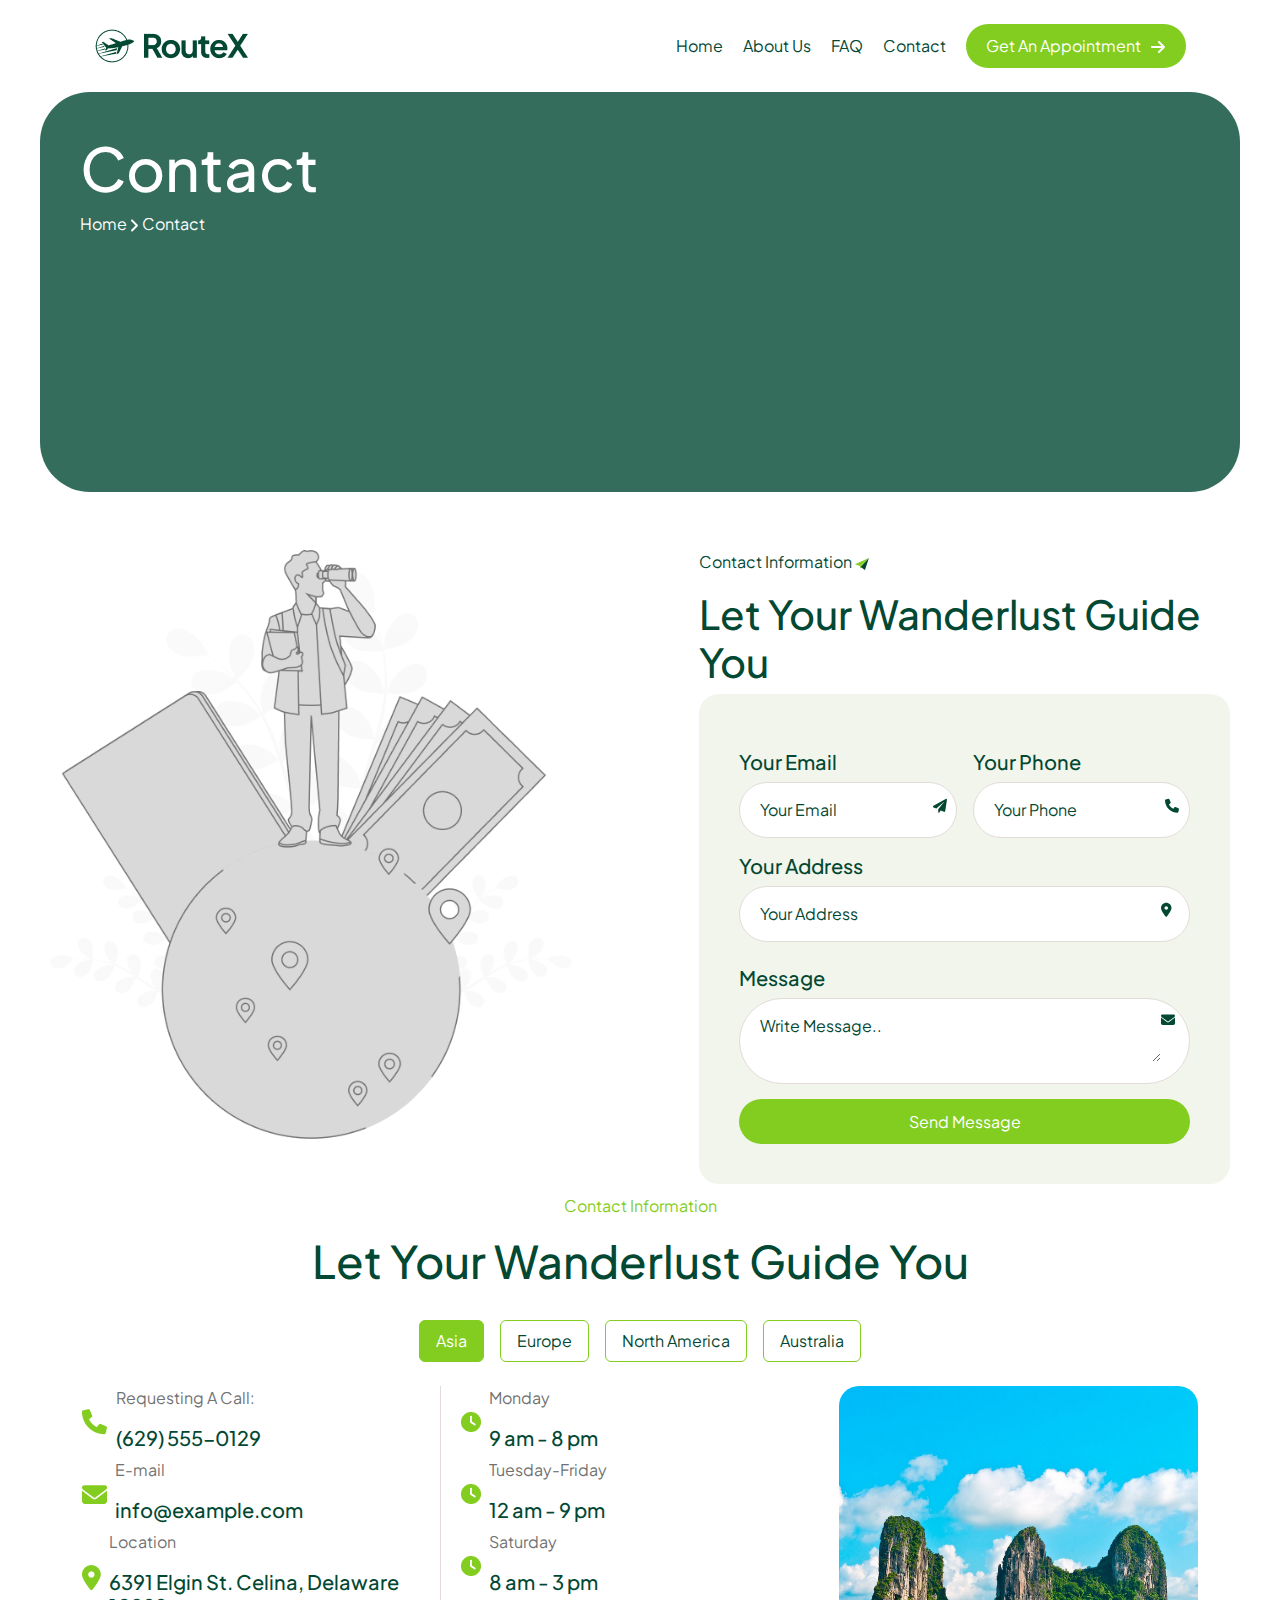
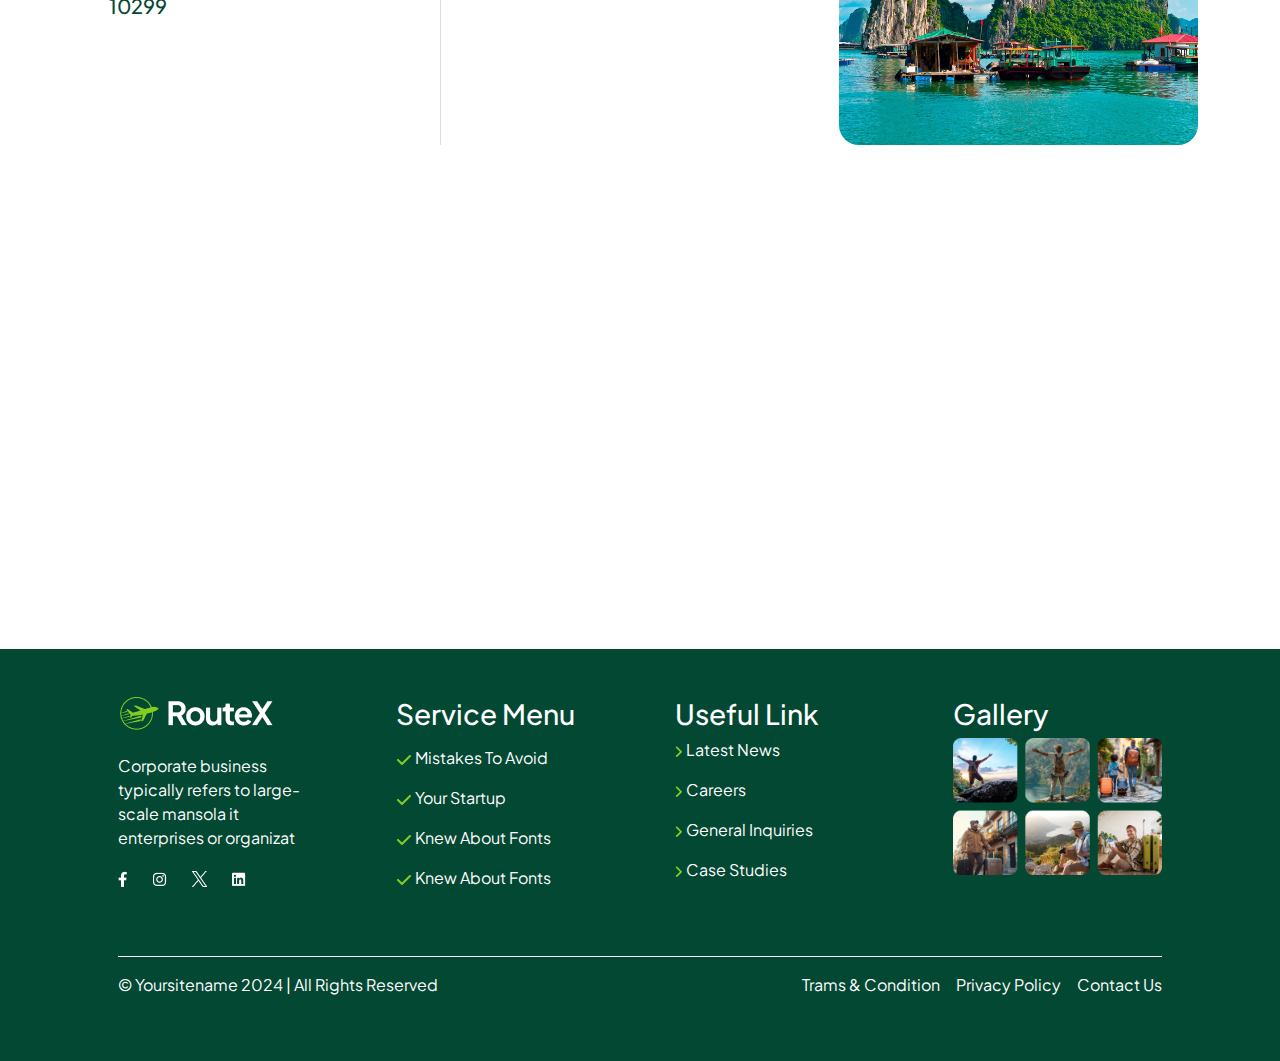
<file: contact.html>
<!DOCTYPE html>
<html lang="en">

<head>
    <meta charset="UTF-8">
    <meta name="viewport" content="width=device-width, initial-scale=1.0">
    <title>Document</title>
    <link rel="preconnect" href="https://fonts.googleapis.com">
    <link rel="preconnect" href="https://fonts.gstatic.com" crossorigin>
    <link href="https://fonts.googleapis.com/css2?family=Plus+Jakarta+Sans:ital,wght@0,200..800;1,200..800&display=swap"
        rel="stylesheet">
    <link href="https://cdn.jsdelivr.net/npm/bootstrap@5.3.3/dist/css/bootstrap.min.css" rel="stylesheet"
        integrity="sha384-QWTKZyjpPEjISv5WaRU9OFeRpok6YctnYmDr5pNlyT2bRjXh0JMhjY6hW+ALEwIH" crossorigin="anonymous">
    <link rel="stylesheet" href="./css/style4.css">
</head>

<body>
    <div class="div-container">
        <!--header-->
        <header>
            <div class="container d-flex justify-content-between align-items-center pt-3 pb-3">
                <nav class="navbar navbar-expand-lg">
                    <div class="container-fluid d-flex justify-content-between align-items-center">
                        <img class="logo" src="img/logo.png">
                        <button class="navbar-toggler" type="button" data-bs-toggle="collapse"
                            data-bs-target="#navbarNavDropdown" aria-controls="navbarNavDropdown" aria-expanded="false"
                            aria-label="Toggle navigation">
                            <span class="navbar-toggler-icon"></span>
                        </button>
                        <div class="navbar-collapse collapse" id="navbarNavDropdown">
                            <ul class="navbar-nav">
                                <li class="nav-item">
                                    <a class="a-header nav-link2 active" onclick="navigate1()" aria-current="page"
                                        href="#">Home</a>
                                </li>
                                <li class="nav-item">
                                    <a class="a-header nav-link2 active" onclick="navigate2()" href="#">About Us</a>
                                </li>
                                <li class="nav-item">
                                    <a class="a-header nav-link2 active" onclick="navigate3()" href="#">FAQ</a>
                                </li>
                                <li class="nav-item dropdown">
                                    <a class="a-header nav-link2 active" onclick="navigate4()" href="#">Contact</a>
                                </li>
                            </ul>
                            <button type="submit" class="btn-header text-white">Get An Appointment
                                <svg width="15" height="13" viewBox="0 0 15 13" fill="none"
                                    xmlns="http://www.w3.org/2000/svg">
                                    <path
                                        d="M13.6875 7.71875L8.6875 12.7188C8.5 12.9062 8.25 13 8 13C7.71875 13 7.46875 12.9062 7.28125 12.7188C6.875 12.3438 6.875 11.6875 7.28125 11.3125L10.5625 8H1C0.4375 8 0 7.5625 0 7C0 6.46875 0.4375 6 1 6H10.5625L7.28125 2.71875C6.875 2.34375 6.875 1.6875 7.28125 1.3125C7.65625 0.90625 8.3125 0.90625 8.6875 1.3125L13.6875 6.3125C14.0938 6.6875 14.0938 7.34375 13.6875 7.71875Z"
                                        fill="white"/>
                                </svg>
                            </button>
                        </div>
                    </div>
                </nav>
            </div>
        </header>
        <!--section-1-->
        <section class="d-flex justify-content-center align-items-center">
            <div class="container-section-1 d-flex flex-column justify-content-start">
                <h1 class="h1-about-us text-white">
                    Contact
                </h1>
                <p class="text-white">
                    Home
                    <svg width="9" height="13" viewBox="0 0 9 13" fill="none" xmlns="http://www.w3.org/2000/svg">
                        <path
                            d="M2 12.5C1.71875 12.5 1.46875 12.4062 1.28125 12.2188C0.875 11.8438 0.875 11.1875 1.28125 10.8125L5.5625 6.5L1.28125 2.21875C0.875 1.84375 0.875 1.1875 1.28125 0.8125C1.65625 0.40625 2.3125 0.40625 2.6875 0.8125L7.6875 5.8125C8.09375 6.1875 8.09375 6.84375 7.6875 7.21875L2.6875 12.2188C2.5 12.4062 2.25 12.5 2 12.5Z"
                            fill="white" />
                    </svg>
                    Contact
                </p>
            </div>
        </section>
        <!--section-2-->
        <section class="section-2 d-flex justify-content-center align-items-center mt-5">
            <div class="section-2-container d-flex justify-content-between">
                <!--div1-section-2-->
                <div class="div1-section-2">
                    <img class="img-div1-section-2" src="img/Image.png">
                </div>
                <!--div2-section-2-->
                <div class="div2-section-2">
                    <p class="p-div2-section-2">
                        Contact Information
                        <svg width="14" height="12" viewBox="0 0 14 12" fill="none" xmlns="http://www.w3.org/2000/svg">
                            <g clip-path="url(#clip0_1_2369)">
                                <path d="M4.9248 10.3748L6.49525 9.68052L5.62485 9.07031L4.9248 10.3748Z"
                                    fill="#83CD20" />
                                <path d="M4.9248 10.3743L4.99976 8L13.9078 0L5.66407 9.1113L4.9248 10.3743Z"
                                    fill="#83CD20" />
                                <path d="M5 8L13.908 0L0 6.22704L5 8Z" fill="#83CD20" />
                                <path d="M5.66406 9.1113L9.95686 12L13.9078 0L5.66406 9.1113Z" fill="#034833" />
                            </g>
                            <defs>
                                <clipPath id="clip0_1_2369">
                                    <rect width="13.908" height="12" fill="white" />
                                </clipPath>
                            </defs>
                        </svg>
                    </p>
                    <h2 class="h2-section-2">
                        Let Your Wanderlust Guide You
                    </h2>
                    <!--div-inputs-->
                    <div class="div-inputs gap-4">
                        <!--div-flex-inputs-->
                        <div class="div-flex-inputs">
                            <!--form-input-->
                            <div class="div-input mt-3">
                                <h5 class="h5-input">
                                    Your Email
                                </h5>
                                <div class="form-input">
                                    <input type="email" id="input" placeholder="Your Email">
                                    <svg class="icon-input" width="16" height="15" viewBox="0 0 16 15" fill="none"
                                        xmlns="http://www.w3.org/2000/svg">
                                        <path
                                            d="M14.9727 1.76172L13.2227 13.1094C13.1953 13.3828 13.0312 13.6289 12.7852 13.7656C12.6484 13.8203 12.5117 13.875 12.3477 13.875C12.2383 13.875 12.1289 13.8477 12.0195 13.793L8.68359 12.3984L7.28906 14.4766C7.17969 14.668 6.98828 14.75 6.79688 14.75C6.49609 14.75 6.25 14.5039 6.25 14.2031V11.5781C6.25 11.3594 6.30469 11.168 6.41406 11.0312L12.375 3.375L4.33594 10.6211L1.51953 9.44531C1.21875 9.30859 1 9.03516 1 8.67969C0.972656 8.29688 1.13672 8.02344 1.4375 7.85938L13.6875 0.886719C13.9609 0.722656 14.3438 0.722656 14.6172 0.914062C14.8906 1.10547 15.0273 1.43359 14.9727 1.76172Z"
                                            fill="#034833" />
                                    </svg>
                                </div>
                            </div>
                            <!--form-input-->
                            <div class="div-input mt-3">
                                <h5 class="h5-input">
                                    Your Phone
                                </h5>
                                <div class="form-input">
                                    <input type="tel" id="input" placeholder="Your Phone">
                                    <svg class="icon-input" width="15" height="15" viewBox="0 0 15 15" fill="none"
                                        xmlns="http://www.w3.org/2000/svg">
                                        <path
                                            d="M13.9727 11.332L13.3164 14.0938C13.2344 14.5039 12.9062 14.7773 12.4961 14.7773C5.60547 14.75 0 9.14453 0 2.25391C0 1.84375 0.246094 1.51562 0.65625 1.43359L3.41797 0.777344C3.80078 0.695312 4.21094 0.914062 4.375 1.26953L5.66016 4.25C5.79688 4.60547 5.71484 5.01562 5.41406 5.23438L3.9375 6.4375C4.86719 8.32422 6.39844 9.85547 8.3125 10.7852L9.51562 9.30859C9.73438 9.03516 10.1445 8.92578 10.5 9.0625L13.4805 10.3477C13.8359 10.5391 14.0547 10.9492 13.9727 11.332Z"
                                            fill="#034833" />
                                    </svg>
                                </div>
                            </div>
                        </div>
                        <!--form-input-->
                        <h5 class="h5-input mt-3">
                            Your Address
                        </h5>
                        <div class="form-input2">
                            <input type="tel" id="input" placeholder="Your Address">
                            <svg class="icon-input" width="11" height="15" viewBox="0 0 11 15" fill="none"
                                xmlns="http://www.w3.org/2000/svg">
                                <path
                                    d="M4.59375 14.4219C3.17188 12.6445 0 8.40625 0 6C0 3.10156 2.32422 0.75 5.25 0.75C8.14844 0.75 10.5 3.10156 10.5 6C10.5 8.40625 7.30078 12.6445 5.87891 14.4219C5.55078 14.832 4.92188 14.832 4.59375 14.4219ZM5.25 7.75C6.20703 7.75 7 6.98438 7 6C7 5.04297 6.20703 4.25 5.25 4.25C4.26562 4.25 3.5 5.04297 3.5 6C3.5 6.98438 4.26562 7.75 5.25 7.75Z"
                                    fill="#034833" />
                            </svg>
                        </div>
                        <!--form-input-->
                        <h5 class="h5-input mt-4">
                            Message
                        </h5>
                        <div class="form-input2">
                            <textarea class="form-text-area" placeholder="Write Message.."></textarea>
                            <svg class="icon-input" width="14" height="11" viewBox="0 0 14 11" fill="none"
                                xmlns="http://www.w3.org/2000/svg">
                                <path
                                    d="M12.6875 0.5C13.3984 0.5 14 1.10156 14 1.8125C14 2.25 13.7812 2.63281 13.4531 2.87891L7.51953 7.33594C7.19141 7.58203 6.78125 7.58203 6.45312 7.33594L0.519531 2.87891C0.191406 2.63281 0 2.25 0 1.8125C0 1.10156 0.574219 0.5 1.3125 0.5H12.6875ZM5.93359 8.04688C6.5625 8.51172 7.41016 8.51172 8.03906 8.04688L14 3.5625V9.25C14 10.2344 13.207 11 12.25 11H1.75C0.765625 11 0 10.2344 0 9.25V3.5625L5.93359 8.04688Z"
                                    fill="#034833" />
                            </svg>
                        </div>
                        <button type="submit" class="btn-input">Send Message</button>
                    </div>
                </div>
            </div>
        </section>
        <!--section-3-->
        <section class="section-3">
            <div class="container">
                <div class="div1-section-3 d-flex flex-column justify-content-center align-items-center">
                    <p class="p-div1-section-3">
                        Contact Information
                    </p>
                    <h2 class="h2-section-3">
                        Let Your Wanderlust Guide You
                    </h2>
                </div>
                <ul class="nav nav-pills mb-4 mt-4 d-flex justify-content-center align-items-center gap-3"
                    id="pills-tab" role="tablist">
                    <li class="nav-item" role="presentation">
                        <button class="btn-tabs nav-link active" id="pills-home-tab" data-bs-toggle="pill"
                            data-bs-target="#pills-home" type="button" role="tab" aria-controls="pills-home"
                            aria-selected="true">Asia</button>
                    </li>
                    <li class="nav-item" role="presentation">
                        <button class="btn-tabs nav-link" id="pills-profile-tab" data-bs-toggle="pill"
                            data-bs-target="#pills-profile" type="button" role="tab" aria-controls="pills-profile"
                            aria-selected="false">Europe</button>
                    </li>
                    <li class="nav-item" role="presentation">
                        <button class="btn-tabs nav-link" id="pills-contact-tab" data-bs-toggle="pill"
                            data-bs-target="#pills-contact" type="button" role="tab" aria-controls="pills-contact"
                            aria-selected="false">North America</button>
                    </li>
                    <li class="nav-item" role="presentation">
                        <button class="btn-tabs nav-link" id="pills-tab" data-bs-toggle="pill" data-bs-target="#pills"
                            type="button" role="tab" aria-controls="pills" aria-selected="false">Australia</button>
                    </li>
                </ul>
                <div class="tab-content" id="pills-tabContect">
                    <div class="tab-pane fade show active" id="pills-home" role="tabpanel"
                        aria-labelledby="pills-home-tab" tabindex="0">
                        <div class="div-flex-tabs">
                            <!--div-tabs-->
                            <div class="div-tabs">
                                <!--div-tab-->
                                <div class="div-tab d-flex align-items-center gap-2">
                                    <img class="img-tab" src="img/phone2.png">
                                    <div>
                                        <p class="p-div-tab">
                                            Requesting A Call:
                                        </p>
                                        <h5 class="h5-div-tab">
                                            (629) 555-0129
                                        </h5>
                                    </div>
                                </div>
                                <!--div-tab-->
                                <div class="div-tab d-flex align-items-center gap-2">
                                    <img class="img-tab" src="img/message.png">
                                    <div>
                                        <p class="p-div-tab">
                                            E-mail
                                        </p>
                                        <h5 class="h5-div-tab">
                                            info@example.com
                                        </h5>
                                    </div>
                                </div>
                                <!--div-tab-->
                                <div class="div-tab d-flex align-items-center gap-2">
                                    <img class="img-tab" src="img/location.png">
                                    <div>
                                        <p class="p-div-tab">
                                            Location
                                        </p>
                                        <h5 class="h5-div-tab">
                                            6391 Elgin St. Celina, Delaware 10299
                                        </h5>
                                    </div>
                                </div>
                            </div>
                            <!--div-tabs2-->
                            <div class="div-tabs2">
                                <!--div-tab-->
                                <div class="div-tab d-flex align-items-center gap-2">
                                    <img class="img-tab" src="img/time.png">
                                    <div>
                                        <p class="p-div-tab">
                                            Monday
                                        </p>
                                        <h5 class="h5-div-tab">
                                            9 am - 8 pm
                                        </h5>
                                    </div>
                                </div>
                                <!--div-tab-->
                                <div class="div-tab d-flex align-items-center gap-2">
                                    <img class="img-tab" src="img/time.png">
                                    <div>
                                        <p class="p-div-tab">
                                            Tuesday-Friday
                                        </p>
                                        <h5 class="h5-div-tab">
                                            12 am - 9 pm
                                        </h5>
                                    </div>
                                </div>
                                <!--div-tab-->
                                <div class="div-tab d-flex align-items-center gap-2">
                                    <img class="img-tab" src="img/time.png">
                                    <div>
                                        <p class="p-div-tab">
                                            Saturday
                                        </p>
                                        <h5 class="h5-div-tab">
                                            8 am - 3 pm
                                        </h5>
                                    </div>
                                </div>
                            </div>
                            <!--div-tabs3-->
                            <div class="div-tabs3">
                                <img class="img-tabs" src="img/asia-photo.jpg">
                            </div>
                        </div>

                    </div>
                    <div class="tab-pane fade" id="pills-profile" role="tabpanel" aria-labelledby="pills-profile-tab"
                        tabindex="0">
                        <div class="div-flex-tabs">
                            <!--div-tabs-->
                            <div class="div-tabs">
                                <!--div-tab-->
                                <div class="div-tab d-flex align-items-center gap-2">
                                    <img class="img-tab" src="img/phone2.png">
                                    <div>
                                        <p class="p-div-tab">
                                            Requesting A Call:
                                        </p>
                                        <h5 class="h5-div-tab">
                                            (629) 555-0129
                                        </h5>
                                    </div>
                                </div>
                                <!--div-tab-->
                                <div class="div-tab d-flex align-items-center gap-2">
                                    <img class="img-tab" src="img/message.png">
                                    <div>
                                        <p class="p-div-tab">
                                            E-mail
                                        </p>
                                        <h5 class="h5-div-tab">
                                            info@example.com
                                        </h5>
                                    </div>
                                </div>
                                <!--div-tab-->
                                <div class="div-tab d-flex align-items-center gap-2">
                                    <img class="img-tab" src="img/location.png">
                                    <div>
                                        <p class="p-div-tab">
                                            Location
                                        </p>
                                        <h5 class="h5-div-tab">
                                            6391 Elgin St. Celina, Delaware 10299
                                        </h5>
                                    </div>
                                </div>
                            </div>
                            <!--div-tabs2-->
                            <div class="div-tabs2">
                                <!--div-tab-->
                                <div class="div-tab d-flex align-items-center gap-2">
                                    <img class="img-tab" src="img/time.png">
                                    <div>
                                        <p class="p-div-tab">
                                            Monday
                                        </p>
                                        <h5 class="h5-div-tab">
                                            9 am - 8 pm
                                        </h5>
                                    </div>
                                </div>
                                <!--div-tab-->
                                <div class="div-tab d-flex align-items-center gap-2">
                                    <img class="img-tab" src="img/time.png">
                                    <div>
                                        <p class="p-div-tab">
                                            Tuesday-Friday
                                        </p>
                                        <h5 class="h5-div-tab">
                                            12 am - 9 pm
                                        </h5>
                                    </div>
                                </div>
                                <!--div-tab-->
                                <div class="div-tab d-flex align-items-center gap-2">
                                    <img class="img-tab" src="img/time.png">
                                    <div>
                                        <p class="p-div-tab">
                                            Saturday
                                        </p>
                                        <h5 class="h5-div-tab">
                                            8 am - 3 pm
                                        </h5>
                                    </div>
                                </div>
                            </div>
                            <!--div-tabs3-->
                            <div class="div-tabs3">
                                <img class="img-tabs" src="img/europe-img.webp">
                            </div>
                        </div>

                    </div>
                    <div class="tab-pane fade" id="pills-contact" role="tabpanel" aria-labelledby="pills-contact-tab"
                        tabindex="0">
                        <div class="div-flex-tabs">
                            <!--div-tabs-->
                            <div class="div-tabs">
                                <!--div-tab-->
                                <div class="div-tab d-flex align-items-center gap-2">
                                    <img class="img-tab" src="img/phone2.png">
                                    <div>
                                        <p class="p-div-tab">
                                            Requesting A Call:
                                        </p>
                                        <h5 class="h5-div-tab">
                                            (629) 555-0129
                                        </h5>
                                    </div>
                                </div>
                                <!--div-tab-->
                                <div class="div-tab d-flex align-items-center gap-2">
                                    <img class="img-tab" src="img/message.png">
                                    <div>
                                        <p class="p-div-tab">
                                            E-mail
                                        </p>
                                        <h5 class="h5-div-tab">
                                            info@example.com
                                        </h5>
                                    </div>
                                </div>
                                <!--div-tab-->
                                <div class="div-tab d-flex align-items-center gap-2">
                                    <img class="img-tab" src="img/location.png">
                                    <div>
                                        <p class="p-div-tab">
                                            Location
                                        </p>
                                        <h5 class="h5-div-tab">
                                            6391 Elgin St. Celina, Delaware 10299
                                        </h5>
                                    </div>
                                </div>
                            </div>
                            <!--div-tabs2-->
                            <div class="div-tabs2">
                                <!--div-tab-->
                                <div class="div-tab d-flex align-items-center gap-2">
                                    <img class="img-tab" src="img/time.png">
                                    <div>
                                        <p class="p-div-tab">
                                            Monday
                                        </p>
                                        <h5 class="h5-div-tab">
                                            9 am - 8 pm
                                        </h5>
                                    </div>
                                </div>
                                <!--div-tab-->
                                <div class="div-tab d-flex align-items-center gap-2">
                                    <img class="img-tab" src="img/time.png">
                                    <div>
                                        <p class="p-div-tab">
                                            Tuesday-Friday
                                        </p>
                                        <h5 class="h5-div-tab">
                                            12 am - 9 pm
                                        </h5>
                                    </div>
                                </div>
                                <!--div-tab-->
                                <div class="div-tab d-flex align-items-center gap-2">
                                    <img class="img-tab" src="img/time.png">
                                    <div>
                                        <p class="p-div-tab">
                                            Saturday
                                        </p>
                                        <h5 class="h5-div-tab">
                                            8 am - 3 pm
                                        </h5>
                                    </div>
                                </div>
                            </div>
                            <!--div-tabs3-->
                            <div class="div-tabs3">
                                <img class="img-tabs" src="img/North-America-img.png">
                            </div>
                        </div>

                    </div>
                    <div class="tab-pane fade" id="pills" role="tabpanel" aria-labelledby="pills" tabindex="0">
                        <div class="div-flex-tabs">
                            <!--div-tabs-->
                            <div class="div-tabs">
                                <!--div-tab-->
                                <div class="div-tab d-flex align-items-center gap-2">
                                    <img class="img-tab" src="img/phone2.png">
                                    <div>
                                        <p class="p-div-tab">
                                            Requesting A Call:
                                        </p>
                                        <h5 class="h5-div-tab">
                                            (629) 555-0129
                                        </h5>
                                    </div>
                                </div>
                                <!--div-tab-->
                                <div class="div-tab d-flex align-items-center gap-2">
                                    <img class="img-tab" src="img/message.png">
                                    <div>
                                        <p class="p-div-tab">
                                            E-mail
                                        </p>
                                        <h5 class="h5-div-tab">
                                            info@example.com
                                        </h5>
                                    </div>
                                </div>
                                <!--div-tab-->
                                <div class="div-tab d-flex align-items-center gap-2">
                                    <img class="img-tab" src="img/location.png">
                                    <div>
                                        <p class="p-div-tab">
                                            Location
                                        </p>
                                        <h5 class="h5-div-tab">
                                            6391 Elgin St. Celina, Delaware 10299
                                        </h5>
                                    </div>
                                </div>
                            </div>
                            <!--div-tabs2-->
                            <div class="div-tabs2">
                                <!--div-tab-->
                                <div class="div-tab d-flex align-items-center gap-2">
                                    <img class="img-tab" src="img/time.png">
                                    <div>
                                        <p class="p-div-tab">
                                            Monday
                                        </p>
                                        <h5 class="h5-div-tab">
                                            9 am - 8 pm
                                        </h5>
                                    </div>
                                </div>
                                <!--div-tab-->
                                <div class="div-tab d-flex align-items-center gap-2">
                                    <img class="img-tab" src="img/time.png">
                                    <div>
                                        <p class="p-div-tab">
                                            Tuesday-Friday
                                        </p>
                                        <h5 class="h5-div-tab">
                                            12 am - 9 pm
                                        </h5>
                                    </div>
                                </div>
                                <!--div-tab-->
                                <div class="div-tab d-flex align-items-center gap-2">
                                    <img class="img-tab" src="img/time.png">
                                    <div>
                                        <p class="p-div-tab">
                                            Saturday
                                        </p>
                                        <h5 class="h5-div-tab">
                                            8 am - 3 pm
                                        </h5>
                                    </div>
                                </div>
                            </div>
                            <!--div-tabs3-->
                            <div class="div-tabs3">
                                <img class="img-tabs" src="img/australia.jfif">
                            </div>
                        </div>

                    </div>
                </div>
            </div>
        </section>
        <!--section-4-->
        <section class="section-4 mt-5">
            <iframe
                src="https://www.google.com/maps/embed?pb=!1m18!1m12!1m3!1d4462563.318592431!2d32.467709608619835!3d28.47581321326761!2m3!1f0!2f0!3f0!3m2!1i1024!2i768!4f13.1!3m3!1m2!1s0x14368976c35c36e9%3A0x2c45a00925c4c444!2z2YXYtdix!5e0!3m2!1sar!2seg!4v1725642255175!5m2!1sar!2seg"
                width="600" height="450" style="border:0;" allowfullscreen="" loading="lazy"
                referrerpolicy="no-referrer-when-downgrade"></iframe>
        </section>
        <!--footer-->
        <footer>
            <div class="container p-5">
                <div class="div-flex-footer d-flex justify-content-between">
                    <!--div1-footer-->
                    <div class="div1-footer">
                        <img class="img-footer" src="img/logo-2.png">
                        <p class="text-white mt-4 mb-3">
                            Corporate business typically refers to large-scale mansola it enterprises or organizat
                        </p>
                        <img class="social-media" src="img/Group 15132.png">
                    </div>
                    <!--div2-footer-->
                    <div class="div2-footer">
                        <h3 class="text-white mb-3">
                            Service Menu
                        </h3>
                        <!--ul-footer-->
                        <ul class="ul-footer d-flex flex-column gap-3">
                            <li class="li-footer text-white">
                                <svg width="16" height="12" viewBox="0 0 16 12" fill="none"
                                    xmlns="http://www.w3.org/2000/svg">
                                    <path
                                        d="M14.6875 1.3125C15.0938 1.6875 15.0938 2.34375 14.6875 2.71875L6.6875 10.7188C6.3125 11.125 5.65625 11.125 5.28125 10.7188L1.28125 6.71875C0.875 6.34375 0.875 5.6875 1.28125 5.3125C1.65625 4.90625 2.3125 4.90625 2.6875 5.3125L5.96875 8.59375L13.2812 1.3125C13.6562 0.90625 14.3125 0.90625 14.6875 1.3125Z"
                                        fill="#83CD20" />
                                </svg>
                                Mistakes To Avoid
                            </li>
                            <li class="li-footer text-white">
                                <svg width="16" height="12" viewBox="0 0 16 12" fill="none"
                                    xmlns="http://www.w3.org/2000/svg">
                                    <path
                                        d="M14.6875 1.3125C15.0938 1.6875 15.0938 2.34375 14.6875 2.71875L6.6875 10.7188C6.3125 11.125 5.65625 11.125 5.28125 10.7188L1.28125 6.71875C0.875 6.34375 0.875 5.6875 1.28125 5.3125C1.65625 4.90625 2.3125 4.90625 2.6875 5.3125L5.96875 8.59375L13.2812 1.3125C13.6562 0.90625 14.3125 0.90625 14.6875 1.3125Z"
                                        fill="#83CD20" />
                                </svg>
                                Your Startup
                            </li>
                            <li class="li-footer text-white">
                                <svg width="16" height="12" viewBox="0 0 16 12" fill="none"
                                    xmlns="http://www.w3.org/2000/svg">
                                    <path
                                        d="M14.6875 1.3125C15.0938 1.6875 15.0938 2.34375 14.6875 2.71875L6.6875 10.7188C6.3125 11.125 5.65625 11.125 5.28125 10.7188L1.28125 6.71875C0.875 6.34375 0.875 5.6875 1.28125 5.3125C1.65625 4.90625 2.3125 4.90625 2.6875 5.3125L5.96875 8.59375L13.2812 1.3125C13.6562 0.90625 14.3125 0.90625 14.6875 1.3125Z"
                                        fill="#83CD20" />
                                </svg>
                                Knew About Fonts
                            </li>
                            <li class="li-footer text-white">
                                <svg width="16" height="12" viewBox="0 0 16 12" fill="none"
                                    xmlns="http://www.w3.org/2000/svg">
                                    <path
                                        d="M14.6875 1.3125C15.0938 1.6875 15.0938 2.34375 14.6875 2.71875L6.6875 10.7188C6.3125 11.125 5.65625 11.125 5.28125 10.7188L1.28125 6.71875C0.875 6.34375 0.875 5.6875 1.28125 5.3125C1.65625 4.90625 2.3125 4.90625 2.6875 5.3125L5.96875 8.59375L13.2812 1.3125C13.6562 0.90625 14.3125 0.90625 14.6875 1.3125Z"
                                        fill="#83CD20" />
                                </svg>
                                Knew About Fonts
                            </li>
                        </ul>
                    </div>
                    <!--div3-footer-->
                    <div class="div3-footer">
                        <h3 class="text-white">
                            Useful Link
                        </h3>
                        <!--ul-2-footer-->
                        <ul class="ul-footer d-flex flex-column gap-3">
                            <li class="li-footer text-white">
                                <svg width="8" height="11" viewBox="0 0 8 11" fill="none"
                                    xmlns="http://www.w3.org/2000/svg">
                                    <path
                                        d="M1.75 11C1.50391 11 1.28516 10.918 1.12109 10.7539C0.765625 10.4258 0.765625 9.85156 1.12109 9.52344L4.86719 5.75L1.12109 2.00391C0.765625 1.67578 0.765625 1.10156 1.12109 0.773438C1.44922 0.417969 2.02344 0.417969 2.35156 0.773438L6.72656 5.14844C7.08203 5.47656 7.08203 6.05078 6.72656 6.37891L2.35156 10.7539C2.1875 10.918 1.96875 11 1.75 11Z"
                                        fill="#83CD20" />
                                </svg>
                                Latest News
                            </li>
                            <li class="li-footer text-white">
                                <svg width="8" height="11" viewBox="0 0 8 11" fill="none"
                                    xmlns="http://www.w3.org/2000/svg">
                                    <path
                                        d="M1.75 11C1.50391 11 1.28516 10.918 1.12109 10.7539C0.765625 10.4258 0.765625 9.85156 1.12109 9.52344L4.86719 5.75L1.12109 2.00391C0.765625 1.67578 0.765625 1.10156 1.12109 0.773438C1.44922 0.417969 2.02344 0.417969 2.35156 0.773438L6.72656 5.14844C7.08203 5.47656 7.08203 6.05078 6.72656 6.37891L2.35156 10.7539C2.1875 10.918 1.96875 11 1.75 11Z"
                                        fill="#83CD20" />
                                </svg>
                                Careers
                            </li>
                            <li class="li-footer text-white">
                                <svg width="8" height="11" viewBox="0 0 8 11" fill="none"
                                    xmlns="http://www.w3.org/2000/svg">
                                    <path
                                        d="M1.75 11C1.50391 11 1.28516 10.918 1.12109 10.7539C0.765625 10.4258 0.765625 9.85156 1.12109 9.52344L4.86719 5.75L1.12109 2.00391C0.765625 1.67578 0.765625 1.10156 1.12109 0.773438C1.44922 0.417969 2.02344 0.417969 2.35156 0.773438L6.72656 5.14844C7.08203 5.47656 7.08203 6.05078 6.72656 6.37891L2.35156 10.7539C2.1875 10.918 1.96875 11 1.75 11Z"
                                        fill="#83CD20" />
                                </svg>
                                General Inquiries
                            </li>
                            <li class="li-footer text-white">
                                <svg width="8" height="11" viewBox="0 0 8 11" fill="none"
                                    xmlns="http://www.w3.org/2000/svg">
                                    <path
                                        d="M1.75 11C1.50391 11 1.28516 10.918 1.12109 10.7539C0.765625 10.4258 0.765625 9.85156 1.12109 9.52344L4.86719 5.75L1.12109 2.00391C0.765625 1.67578 0.765625 1.10156 1.12109 0.773438C1.44922 0.417969 2.02344 0.417969 2.35156 0.773438L6.72656 5.14844C7.08203 5.47656 7.08203 6.05078 6.72656 6.37891L2.35156 10.7539C2.1875 10.918 1.96875 11 1.75 11Z"
                                        fill="#83CD20" />
                                </svg>
                                Case Studies
                            </li>
                        </ul>
                    </div>
                    <!--div4-footer-->
                    <div class="div4-footer">
                        <h3 class="text-white">
                            Gallery
                        </h3>
                        <img class="img2-footer" src="img/Group 1000009645.png">
                    </div>
                </div>
                <!--div5-footer-->
                <div class="div5-footer d-flex justify-content-between align-items-center mt-3">
                    <p class="text-white">
                        © Yoursitename 2024 | All Rights Reserved
                    </p>
                    <ul class="ul-2-footer d-flex align-items-center justify-content-center gap-3 flex-wrap">
                        <li class="li-2-footer text-white">
                            Trams & Condition
                        </li>
                        <li class="li-2-footer text-white">
                            Privacy Policy
                        </li>
                        <li class="li-2-footer text-white">
                            Contact Us
                        </li>
                    </ul>
                </div>
            </div>
        </footer>
    </div>
    <script src="https://cdn.jsdelivr.net/npm/bootstrap@5.3.3/dist/js/bootstrap.bundle.min.js"
        integrity="sha384-YvpcrYf0tY3lHB60NNkmXc5s9fDVZLESaAA55NDzOxhy9GkcIdslK1eN7N6jIeHz"
        crossorigin="anonymous"></script>
    <script src="./js/app.js">

    </script>
</body>

</html>
</file>
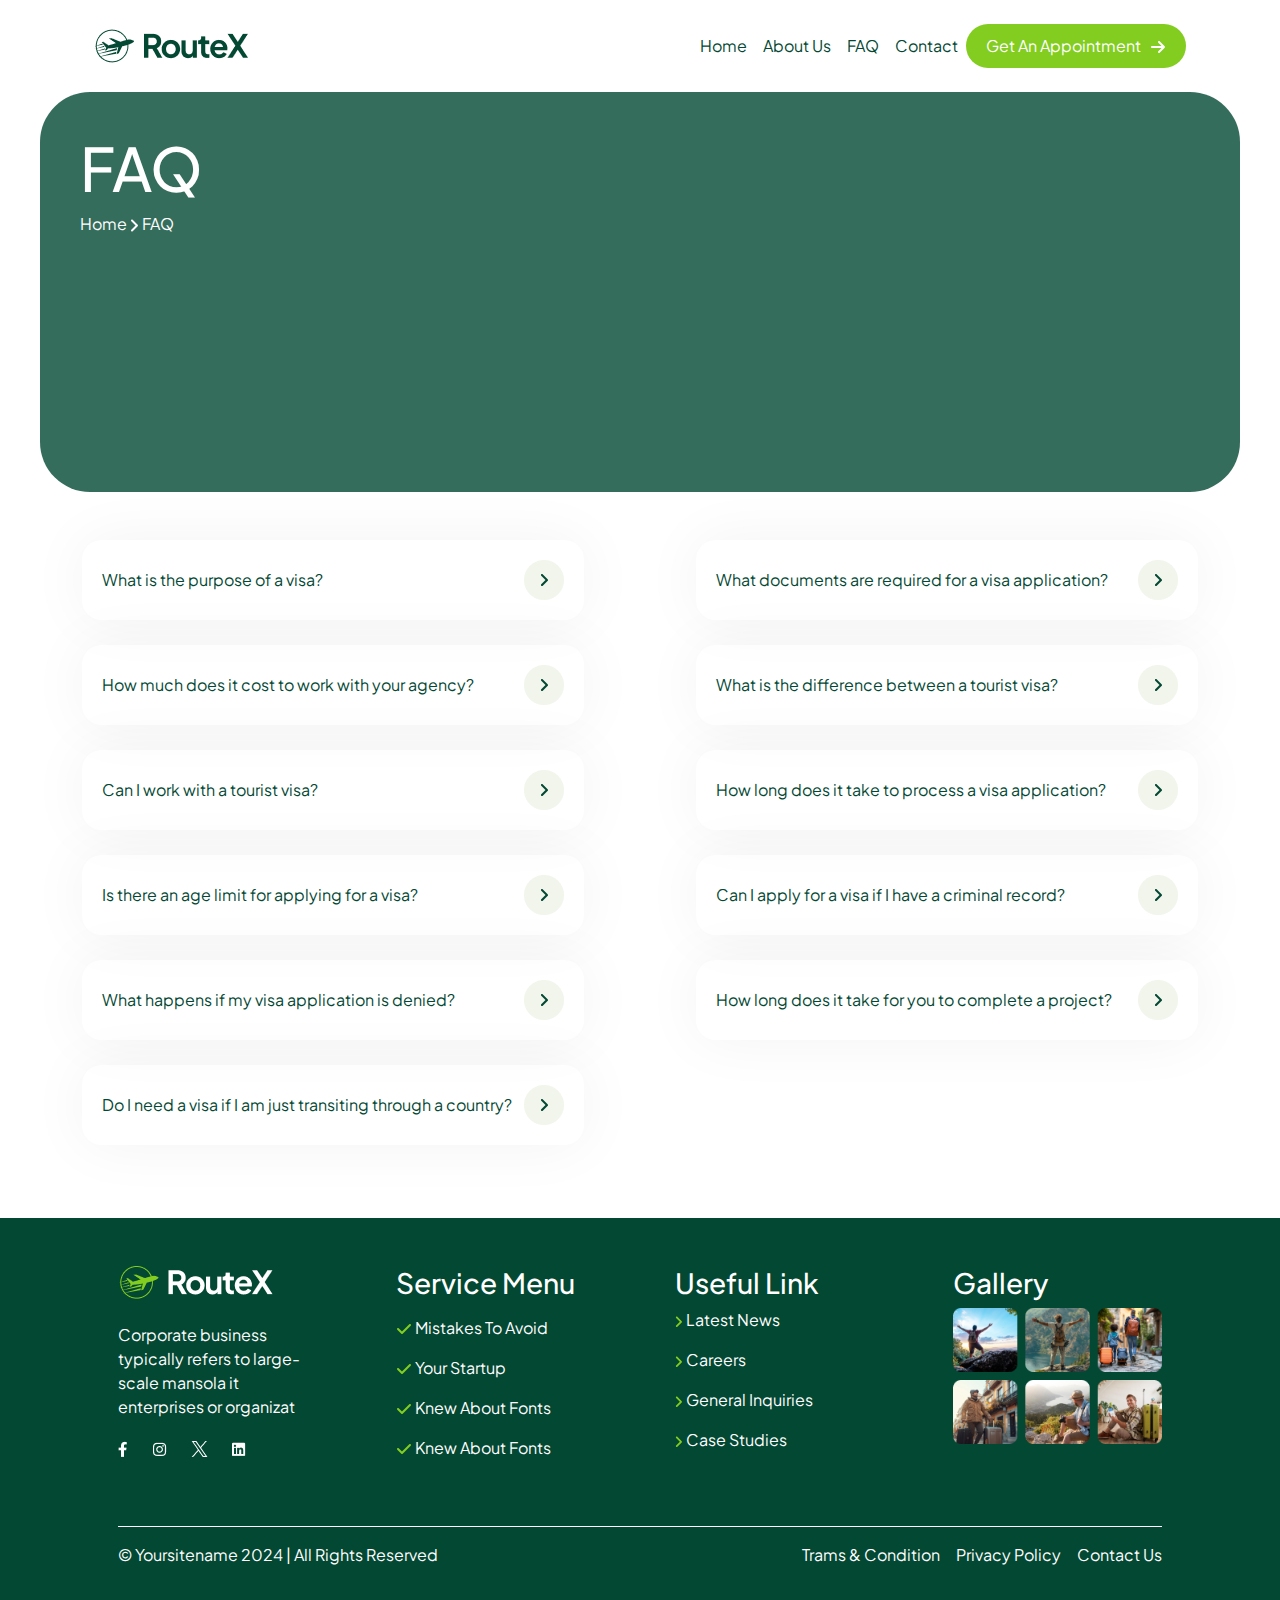
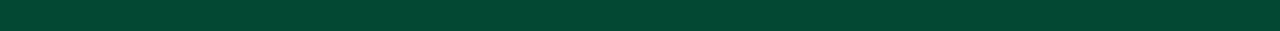
<file: faq.html>
<!DOCTYPE html>
<html lang="en">

<head>
    <meta charset="UTF-8">
    <meta name="viewport" content="width=device-width, initial-scale=1.0">
    <title>Document</title>
    <link rel="preconnect" href="https://fonts.googleapis.com">
<link rel="preconnect" href="https://fonts.gstatic.com" crossorigin>
<link href="https://fonts.googleapis.com/css2?family=Plus+Jakarta+Sans:ital,wght@0,200..800;1,200..800&display=swap" rel="stylesheet">
    <link href="https://cdn.jsdelivr.net/npm/bootstrap@5.3.3/dist/css/bootstrap.min.css" rel="stylesheet"
        integrity="sha384-QWTKZyjpPEjISv5WaRU9OFeRpok6YctnYmDr5pNlyT2bRjXh0JMhjY6hW+ALEwIH" crossorigin="anonymous">
    <link rel="stylesheet" href="./css/style3.css">
</head>

<body>
    <div class="div-container">
        <!--header-->
        <header>
            <div class="container d-flex justify-content-between align-items-center pt-3 pb-3">
                <nav class="navbar navbar-expand-lg">
                    <div class="container-fluid d-flex justify-content-between align-items-center">
                        <img class="logo" src="img/logo.png">
                        <button class="navbar-toggler" type="button" data-bs-toggle="collapse"
                            data-bs-target="#navbarNavDropdown" aria-controls="navbarNavDropdown" aria-expanded="false"
                            aria-label="Toggle navigation">
                            <span class="navbar-toggler-icon"></span>
                        </button>
                        <div class="collapse navbar-collapse" id="navbarNavDropdown">
                            <ul class="navbar-nav">
                                <li class="nav-item">
                                    <a class="a-header nav-link active" onclick="navigate1()" aria-current="page" href="#">Home</a>
                                </li>
                                <li class="nav-item">
                                    <a class="a-header nav-link active" onclick="navigate2()" href="#">About Us</a>
                                </li>
                                <li class="nav-item">
                                    <a class="a-header nav-link active" onclick="navigate3()" href="#">FAQ</a>
                                </li>
                                <li class="nav-item dropdown">
                                    <a class="a-header nav-link active" onclick="navigate4()" href="#">Contact</a>
                                </li>
                            </ul>
                            <button type="submit" class="btn-header text-white">Get An Appointment
                                <svg width="15" height="13" viewBox="0 0 15 13" fill="none"
                                    xmlns="http://www.w3.org/2000/svg">
                                    <path
                                        d="M13.6875 7.71875L8.6875 12.7188C8.5 12.9062 8.25 13 8 13C7.71875 13 7.46875 12.9062 7.28125 12.7188C6.875 12.3438 6.875 11.6875 7.28125 11.3125L10.5625 8H1C0.4375 8 0 7.5625 0 7C0 6.46875 0.4375 6 1 6H10.5625L7.28125 2.71875C6.875 2.34375 6.875 1.6875 7.28125 1.3125C7.65625 0.90625 8.3125 0.90625 8.6875 1.3125L13.6875 6.3125C14.0938 6.6875 14.0938 7.34375 13.6875 7.71875Z"
                                        fill="white" />
                                </svg>
                            </button>
                        </div>
                    </div>
                </nav>
            </div>
        </header>
        <!--section-1-->
        <section class="d-flex justify-content-center align-items-center">
            <div class="container-section-1 d-flex flex-column justify-content-start">
                <h1 class="h1-about-us text-white">
                    FAQ
                </h1>
                <p class="text-white">
                    Home
                    <svg width="9" height="13" viewBox="0 0 9 13" fill="none" xmlns="http://www.w3.org/2000/svg">
                        <path
                            d="M2 12.5C1.71875 12.5 1.46875 12.4062 1.28125 12.2188C0.875 11.8438 0.875 11.1875 1.28125 10.8125L5.5625 6.5L1.28125 2.21875C0.875 1.84375 0.875 1.1875 1.28125 0.8125C1.65625 0.40625 2.3125 0.40625 2.6875 0.8125L7.6875 5.8125C8.09375 6.1875 8.09375 6.84375 7.6875 7.21875L2.6875 12.2188C2.5 12.4062 2.25 12.5 2 12.5Z"
                            fill="white" />
                    </svg>
                    FAQ
                </p>
            </div>
        </section>
        <!--section-2-->
        <section class="section-2 mt-5">
            <div class="container">
                <div class="div-accordions d-flex justify-content-between align-items-center flex-wrap">
                    <!--accordion-items-->
                    <div class="accordion-items">
                        <button type="submit" class="button-accordion">
                            What is the purpose of a visa?
                            <img class="btn-toggle1" src="img/btn-toggle1.png">
                            <img class="btn-toggle2" src="img/btn-toggle2.png">
                        </button>
                        <div class="accordion-content">
                            <p class="p-accordion">
                                Lorem Ipsum is simply dummy text the printing and typese Lorem Ipsum has been the
                                industry's standard dummy text ever
                            </p>
                        </div>
                    </div>
                    <!--accordion-items-->
                    <div class="accordion-items">
                        <button type="submit" class="button-accordion">
                            What documents are required for a visa application?
                            <img class="btn-toggle1" src="img/btn-toggle1.png">
                            <img class="btn-toggle2" src="img/btn-toggle2.png">
                        </button>
                        <div class="accordion-content">
                            <p class="p-accordion">
                                Lorem Ipsum is simply dummy text the printing and typese Lorem Ipsum has been the
                                industry's standard dummy text ever
                            </p>
                        </div>
                    </div>
                    <!--accordion-items-->
                    <div class="accordion-items">
                        <button type="submit" class="button-accordion">
                            How much does it cost to work with your agency?
                            <img class="btn-toggle1" src="img/btn-toggle1.png">
                            <img class="btn-toggle2" src="img/btn-toggle2.png">
                        </button>
                        <div class="accordion-content">
                            <p class="p-accordion">
                                Lorem Ipsum is simply dummy text the printing and typese Lorem Ipsum has been the
                                industry's standard dummy text ever
                            </p>
                        </div>
                    </div>
                    <!--accordion-items-->
                    <div class="accordion-items">
                        <button type="submit" class="button-accordion">
                            What is the difference between a tourist visa?
                            <img class="btn-toggle1" src="img/btn-toggle1.png">
                            <img class="btn-toggle2" src="img/btn-toggle2.png">
                        </button>
                        <div class="accordion-content">
                            <p class="p-accordion">
                                Lorem Ipsum is simply dummy text the printing and typese Lorem Ipsum has been the
                                industry's standard dummy text ever
                            </p>
                        </div>
                    </div>
                    <!--accordion-items-->
                    <div class="accordion-items">
                        <button type="submit" class="button-accordion">
                            Can I work with a tourist visa?
                            <img class="btn-toggle1" src="img/btn-toggle1.png">
                            <img class="btn-toggle2" src="img/btn-toggle2.png">
                        </button>
                        <div class="accordion-content">
                            <p class="p-accordion">
                                Lorem Ipsum is simply dummy text the printing and typese Lorem Ipsum has been the
                                industry's standard dummy text ever
                            </p>
                        </div>
                    </div>
                    <!--accordion-items-->
                    <div class="accordion-items">
                        <button type="submit" class="button-accordion">
                            How long does it take to process a visa application?
                            <img class="btn-toggle1" src="img/btn-toggle1.png">
                            <img class="btn-toggle2" src="img/btn-toggle2.png">
                        </button>
                        <div class="accordion-content">
                            <p class="p-accordion">
                                Lorem Ipsum is simply dummy text the printing and typese Lorem Ipsum has been the
                                industry's standard dummy text ever
                            </p>
                        </div>
                    </div>
                    <!--accordion-items-->
                    <div class="accordion-items">
                        <button type="submit" class="button-accordion">
                            Is there an age limit for applying for a visa?
                            <img class="btn-toggle1" src="img/btn-toggle1.png">
                            <img class="btn-toggle2" src="img/btn-toggle2.png">
                        </button>
                        <div class="accordion-content">
                            <p class="p-accordion">
                                Lorem Ipsum is simply dummy text the printing and typese Lorem Ipsum has been the
                                industry's standard dummy text ever
                            </p>
                        </div>
                    </div>
                    <!--accordion-items-->
                    <div class="accordion-items">
                        <button type="submit" class="button-accordion">
                            Can I apply for a visa if I have a criminal record?
                            <img class="btn-toggle1" src="img/btn-toggle1.png">
                            <img class="btn-toggle2" src="img/btn-toggle2.png">
                        </button>
                        <div class="accordion-content">
                            <p class="p-accordion">
                                Lorem Ipsum is simply dummy text the printing and typese Lorem Ipsum has been the
                                industry's standard dummy text ever
                            </p>
                        </div>
                    </div>
                    <!--accordion-items-->
                    <div class="accordion-items">
                        <button type="submit" class="button-accordion">
                            What happens if my visa application is denied?
                            <img class="btn-toggle1" src="img/btn-toggle1.png">
                            <img class="btn-toggle2" src="img/btn-toggle2.png">
                        </button>
                        <div class="accordion-content">
                            <p class="p-accordion">
                                Lorem Ipsum is simply dummy text the printing and typese Lorem Ipsum has been the
                                industry's standard dummy text ever
                            </p>
                        </div>
                    </div>
                    <!--accordion-items-->
                    <div class="accordion-items">
                        <button type="submit" class="button-accordion">
                            How long does it take for you to complete a project?
                            <img class="btn-toggle1" src="img/btn-toggle1.png">
                            <img class="btn-toggle2" src="img/btn-toggle2.png">
                        </button>
                        <div class="accordion-content">
                            <p class="p-accordion">
                                Lorem Ipsum is simply dummy text the printing and typese Lorem Ipsum has been the
                                industry's standard dummy text ever
                            </p>
                        </div>
                    </div>
                    <!--accordion-items-->
                    <div class="accordion-items">
                        <button type="submit" class="button-accordion">
                            Do I need a visa if I am just transiting through a country?
                            <img class="btn-toggle1" src="img/btn-toggle1.png">
                            <img class="btn-toggle2" src="img/btn-toggle2.png">
                        </button>
                        <div class="accordion-content">
                            <p class="p-accordion">
                                Lorem Ipsum is simply dummy text the printing and typese Lorem Ipsum has been the
                                industry's standard dummy text ever
                            </p>
                        </div>
                    </div>
                </div>
            </div>
        </section>
        <!--footer-->
        <footer class="mt-5">
            <div class="container p-5">
                <div class="div-flex-footer d-flex justify-content-between">
                    <!--div1-footer-->
                    <div class="div1-footer">
                        <img class="img-footer" src="img/logo-2.png">
                        <p class="text-white mt-4 mb-3">
                            Corporate business typically refers to large-scale mansola it enterprises or organizat
                        </p>
                        <img class="social-media" src="img/Group 15132.png">
                    </div>
                    <!--div2-footer-->
                    <div class="div2-footer">
                        <h3 class="text-white mb-3">
                            Service Menu
                        </h3>
                        <!--ul-footer-->
                        <ul class="ul-footer d-flex flex-column gap-3">
                            <li class="li-footer text-white">
                                <svg width="16" height="12" viewBox="0 0 16 12" fill="none"
                                    xmlns="http://www.w3.org/2000/svg">
                                    <path
                                        d="M14.6875 1.3125C15.0938 1.6875 15.0938 2.34375 14.6875 2.71875L6.6875 10.7188C6.3125 11.125 5.65625 11.125 5.28125 10.7188L1.28125 6.71875C0.875 6.34375 0.875 5.6875 1.28125 5.3125C1.65625 4.90625 2.3125 4.90625 2.6875 5.3125L5.96875 8.59375L13.2812 1.3125C13.6562 0.90625 14.3125 0.90625 14.6875 1.3125Z"
                                        fill="#83CD20" />
                                </svg>
                                Mistakes To Avoid
                            </li>
                            <li class="li-footer text-white">
                                <svg width="16" height="12" viewBox="0 0 16 12" fill="none"
                                    xmlns="http://www.w3.org/2000/svg">
                                    <path
                                        d="M14.6875 1.3125C15.0938 1.6875 15.0938 2.34375 14.6875 2.71875L6.6875 10.7188C6.3125 11.125 5.65625 11.125 5.28125 10.7188L1.28125 6.71875C0.875 6.34375 0.875 5.6875 1.28125 5.3125C1.65625 4.90625 2.3125 4.90625 2.6875 5.3125L5.96875 8.59375L13.2812 1.3125C13.6562 0.90625 14.3125 0.90625 14.6875 1.3125Z"
                                        fill="#83CD20" />
                                </svg>
                                Your Startup
                            </li>
                            <li class="li-footer text-white">
                                <svg width="16" height="12" viewBox="0 0 16 12" fill="none"
                                    xmlns="http://www.w3.org/2000/svg">
                                    <path
                                        d="M14.6875 1.3125C15.0938 1.6875 15.0938 2.34375 14.6875 2.71875L6.6875 10.7188C6.3125 11.125 5.65625 11.125 5.28125 10.7188L1.28125 6.71875C0.875 6.34375 0.875 5.6875 1.28125 5.3125C1.65625 4.90625 2.3125 4.90625 2.6875 5.3125L5.96875 8.59375L13.2812 1.3125C13.6562 0.90625 14.3125 0.90625 14.6875 1.3125Z"
                                        fill="#83CD20" />
                                </svg>
                                Knew About Fonts
                            </li>
                            <li class="li-footer text-white">
                                <svg width="16" height="12" viewBox="0 0 16 12" fill="none"
                                    xmlns="http://www.w3.org/2000/svg">
                                    <path
                                        d="M14.6875 1.3125C15.0938 1.6875 15.0938 2.34375 14.6875 2.71875L6.6875 10.7188C6.3125 11.125 5.65625 11.125 5.28125 10.7188L1.28125 6.71875C0.875 6.34375 0.875 5.6875 1.28125 5.3125C1.65625 4.90625 2.3125 4.90625 2.6875 5.3125L5.96875 8.59375L13.2812 1.3125C13.6562 0.90625 14.3125 0.90625 14.6875 1.3125Z"
                                        fill="#83CD20" />
                                </svg>
                                Knew About Fonts
                            </li>
                        </ul>
                    </div>
                    <!--div3-footer-->
                    <div class="div3-footer">
                        <h3 class="text-white">
                            Useful Link
                        </h3>
                        <!--ul-2-footer-->
                        <ul class="ul-footer d-flex flex-column gap-3">
                            <li class="li-footer text-white">
                                <svg width="8" height="11" viewBox="0 0 8 11" fill="none"
                                    xmlns="http://www.w3.org/2000/svg">
                                    <path
                                        d="M1.75 11C1.50391 11 1.28516 10.918 1.12109 10.7539C0.765625 10.4258 0.765625 9.85156 1.12109 9.52344L4.86719 5.75L1.12109 2.00391C0.765625 1.67578 0.765625 1.10156 1.12109 0.773438C1.44922 0.417969 2.02344 0.417969 2.35156 0.773438L6.72656 5.14844C7.08203 5.47656 7.08203 6.05078 6.72656 6.37891L2.35156 10.7539C2.1875 10.918 1.96875 11 1.75 11Z"
                                        fill="#83CD20" />
                                </svg>
                                Latest News
                            </li>
                            <li class="li-footer text-white">
                                <svg width="8" height="11" viewBox="0 0 8 11" fill="none"
                                    xmlns="http://www.w3.org/2000/svg">
                                    <path
                                        d="M1.75 11C1.50391 11 1.28516 10.918 1.12109 10.7539C0.765625 10.4258 0.765625 9.85156 1.12109 9.52344L4.86719 5.75L1.12109 2.00391C0.765625 1.67578 0.765625 1.10156 1.12109 0.773438C1.44922 0.417969 2.02344 0.417969 2.35156 0.773438L6.72656 5.14844C7.08203 5.47656 7.08203 6.05078 6.72656 6.37891L2.35156 10.7539C2.1875 10.918 1.96875 11 1.75 11Z"
                                        fill="#83CD20" />
                                </svg>
                                Careers
                            </li>
                            <li class="li-footer text-white">
                                <svg width="8" height="11" viewBox="0 0 8 11" fill="none"
                                    xmlns="http://www.w3.org/2000/svg">
                                    <path
                                        d="M1.75 11C1.50391 11 1.28516 10.918 1.12109 10.7539C0.765625 10.4258 0.765625 9.85156 1.12109 9.52344L4.86719 5.75L1.12109 2.00391C0.765625 1.67578 0.765625 1.10156 1.12109 0.773438C1.44922 0.417969 2.02344 0.417969 2.35156 0.773438L6.72656 5.14844C7.08203 5.47656 7.08203 6.05078 6.72656 6.37891L2.35156 10.7539C2.1875 10.918 1.96875 11 1.75 11Z"
                                        fill="#83CD20" />
                                </svg>
                                General Inquiries
                            </li>
                            <li class="li-footer text-white">
                                <svg width="8" height="11" viewBox="0 0 8 11" fill="none"
                                    xmlns="http://www.w3.org/2000/svg">
                                    <path
                                        d="M1.75 11C1.50391 11 1.28516 10.918 1.12109 10.7539C0.765625 10.4258 0.765625 9.85156 1.12109 9.52344L4.86719 5.75L1.12109 2.00391C0.765625 1.67578 0.765625 1.10156 1.12109 0.773438C1.44922 0.417969 2.02344 0.417969 2.35156 0.773438L6.72656 5.14844C7.08203 5.47656 7.08203 6.05078 6.72656 6.37891L2.35156 10.7539C2.1875 10.918 1.96875 11 1.75 11Z"
                                        fill="#83CD20" />
                                </svg>
                                Case Studies
                            </li>
                        </ul>
                    </div>
                    <!--div4-footer-->
                    <div class="div4-footer">
                        <h3 class="text-white">
                            Gallery
                        </h3>
                        <img class="img2-footer" src="img/Group 1000009645.png">
                    </div>
                </div>
                <!--div5-footer-->
                <div class="div5-footer d-flex justify-content-between align-items-center mt-3">
                    <p class="text-white">
                        © Yoursitename 2024 | All Rights Reserved
                    </p>
                    <ul class="ul-2-footer d-flex align-items-center justify-content-center gap-3 flex-wrap">
                        <li class="li-2-footer text-white">
                            Trams & Condition
                        </li>
                        <li class="li-2-footer text-white">
                            Privacy Policy
                        </li>
                        <li class="li-2-footer text-white">
                            Contact Us
                        </li>
                    </ul>
                </div>
            </div>
        </footer>
    </div>
    <script src="https://cdn.jsdelivr.net/npm/bootstrap@5.3.3/dist/js/bootstrap.bundle.min.js"
        integrity="sha384-YvpcrYf0tY3lHB60NNkmXc5s9fDVZLESaAA55NDzOxhy9GkcIdslK1eN7N6jIeHz"
        crossorigin="anonymous"></script>
    <script src="./js/app.js">

    </script>
</body>

</html>
</file>
<file: css/style.css>
*{
    margin: 0;
    padding: 0;
    box-sizing: border-box;
    font-family: "Plus Jakarta Sans", sans-serif;
}
.navbar{
    background-color: #FFF;
    width: 100%;
}
.navbar-collapse{
    flex-grow: 0;
}
.container-fluid{
    display: flex;
    justify-content: space-between;
    align-items: center;
    width: 100%;
}
li{
    list-style: none;
}
.nav-link{
    text-decoration: none;
}
.navbar-nav .nav-link.active{
    color: #034833;
}
.btn-header{
    border: none;
    border-radius: 9.375rem;
    background: #83CD20;
    display: flex;
    justify-content: center;
    align-items: center;
    gap: 10px;
    padding: 10px 20px;
}
.logo{
    height: 100%;
}
.section-1{
    background-color: #034833;
    background-image: url(../img/Frame\ 8365.png);
    background-size: cover;
    background-repeat: no-repeat;
    height: 500px;
}
.learn-more{
    border: none;
    border-radius: 9.375rem;
    background: #83CD20;
    display: flex;
    justify-content: center;
    align-items: center;
    gap: 10px;
    padding: 0 20px;
    height: 45px;
    line-height: 45px;
}
.span-section-1{
    color: #83CD20;
}
h1{
    font-size: 50px;
    text-align: center;
}
.card-div1-section-2{
    background-color: #83CD20;
    height: 210px;
    width: 175px;
    border-radius: 20px;
}
.h2-div1-section-2{
    font-size: 60px;
}
.div1-flex-imgs{
    position: relative;
    width: 100%;
    height: auto;
    display: flex;
    flex-wrap: wrap;
}
.div2-flex-imgs{
    display: flex;
    flex-wrap: wrap;
}
.position-img{
    position: absolute;
    top: 900px;
    left: 280px;
}
.p1-div2-section-2{
    color: #034833;
}
.span-section-2{
    color: #034833;
}
.p2-div2-section-2{
    color: #727272;
}
.h5-div-flex-div2-section-2{
    color: #034833;
}
.p3-div2-section-2{
    color: #727272;
}
.h2-div2-section-2{
    font-size: 45px;
}
.read-more{
    border: none;
    border-radius: 9.375rem;
    background: #83CD20;
    display: flex;
    justify-content: center;
    align-items: center;
    gap: 10px;
    padding: 0 20px;
    height: 45px;
    line-height: 45px;
}
.div2-section-2{
    width: 43%;
}
.p1-div1-section-3{
    color: #034833;
}
.span-section-3{
    color: #034833;
}
.h2-section-3{
    font-size: 45px;
}
.section-3-container{
    width: 1200px;
    padding: 40px;
    border-radius: 3.125rem;
    background: var(--100, #F1F5EB);
}
.img-col{
    width: 20%;
}
.card{
    border: none;
    border-radius: 1.25rem;
}
.h5-col{
    color: #034833;
}
.p-col{
    color: #727272;
}
.card2{
    box-shadow: 0px 0px 60px 0px rgba(0, 0, 0, 0.05);
    border-radius: 1.25rem;
    width: 250px;
    height: 200px;
    padding: 20px;
}
.h3-div-block-card2{
    color: #034833;
    font-size: 40px;
}
.p-div-block-card2{
    color: #727272;
}
.div1-section-4{
    width: 48%;
}
.div2-section-4{
    width: 48%;
}
.img-div1-section-4{
    width: 100%;
}
.section-5-container{
    width: 1200px;
    padding: 40px;
    background-color: #F1F5EB;
    background-image: url(../img/Frame.png);
    background-repeat: no-repeat;
    background-size: cover;
    border-radius: 1.25rem;
}
.h5-col2{
    color: #034833;
}
.p-col2{
    color: #727272;
}
.p-div1-section-5{
    color: #034833;
}
.h2-div1-section-5{
    color: #034833;
    font-size: 45px;
}
.read-more2{
    border: 1px solid #83CD20;
    border-radius: 9.375rem;
    background: #FFF;
    display: flex;
    justify-content: center;
    align-items: center;
    gap: 10px;
    padding: 0 20px;
    height: 45px;
    line-height: 45px;
    color: #034833;
}
.card3{
    box-shadow: 0px 0px 60px 0px rgba(0, 0, 0, 0.05);
    border-radius: 1.25rem;
}
.h5-col3{
    color: #034833;
}
.p-div-flex-card{
    color: #034833;
}
p{
    margin-bottom: 0;
}
.p-div1-section-6{
    color: #034833;
}
.h2-div1-section-6{
    color: #034833;
    font-size: 45px;
}
footer{
    background-color: #034833;
}
ul{
    padding-left: 0;
}
.div1-footer{
    width: 20%;
}
.div2-footer{
    width: 20%;
}
.div3-footer{
    width: 20%;
}
.div4-footer{
    width: 20%;
}
.div-flex-footer{
    border-bottom: 1px solid #FFF;
    padding-bottom: 50px;
}
.img-footer2{
    width: 100%;
}
.section-2-container{
    max-width: 1200px;
    padding: 10px;
}
.section-4-container{
    max-width: 1200px;
    padding: 10px;
}
.img-div1-flex-imgs{
    max-width: 100%;
    height: 100%;
}
.card3:hover{
    border: 1px solid #83CD20;
}
.img-arrow-col2{
    display: none;
}
.read-more2:hover{
    background: #83CD20;
    color: #FFF;
    .img-arrow-col{
        display: none;
    }
    .img-arrow-col2{
        display: block;
    }
}
@media screen and (max-width:1056px){
    .section-2-container{
        display: flex;
        flex-direction: column;
        justify-content: center;
    }
    .div1-section-2{
        width: 100%;
        padding: 10px;
    }
    .div2-section-2{
        width: 100%;
        padding: 10px;
    }
}
@media screen and (max-width:950px){
    .div-flex-section-4{
        display: flex;
        flex-direction: column;
        justify-content: center;
    }
    .div1-section-4{
        width: 100%;
        padding: 10px;
    }
    .div2-section-4{
        width: 100%;
        padding: 10px;
    }
    .div3-section-4{
        flex-direction: column;
        gap: 20px;
        justify-content: center;
        align-items: center;
    }
    .flex-div2-section-4{
        flex-wrap: wrap;
        justify-content: center;
        align-items: center;
    }
    .card2{
        width: 100%;
    }
}
@media screen and (max-width:800px){
    .div-flex-footer{
        flex-direction: column;
        justify-content: center;
        align-items: center;
    }
    .div1-footer{
        width: 100%;
        padding: 10px;
    }
    .div2-footer{
        width: 100%;
        padding: 10px;
    }
    .div3-footer{
        width: 100%;
        padding: 10px;
    }
    .div4-footer{
        width: 100%;
        padding: 10px;
    }
    .divs-flex-div2-section-2{
        display: flex;
        flex-wrap: wrap;
    }
}
@media screen and (max-width:666px){
    .position-img{
        position: static;
    }
}
</file>
<file: css/style2.css>
*{
    margin: 0;
    padding: 0;
    box-sizing: border-box;
    font-family: "Plus Jakarta Sans", sans-serif;
}
.navbar{
    background-color: #FFF;
    width: 100%;
}
.navbar-collapse{
    flex-grow: 0;
}
.container-fluid{
    display: flex;
    justify-content: space-between;
    align-items: center;
    width: 100%;
}
.nav-link{
    text-decoration: none;
}
.navbar-nav .nav-link.active{
    color: #034833;
}
li{
    list-style: none;
}
.a-header{
    text-decoration: none;
    color: #034833;
}
.btn-header{
    border: none;
    border-radius: 9.375rem;
    background: #83CD20;
    display: flex;
    justify-content: center;
    align-items: center;
    gap: 10px;
    padding: 10px 20px;
}
.logo{
    height: 100%;
}
footer{
    background-color: #034833;
}
ul{
    padding-left: 0;
}
.div1-footer{
    width: 20%;
}
.div2-footer{
    width: 20%;
}
.div3-footer{
    width: 20%;
}
.div4-footer{
    width: 20%;
}
.div-flex-footer{
    border-bottom: 1px solid #FFF;
    padding-bottom: 50px;
}
.container-section-1{
    background: rgba(3, 72, 51, 0.80);
    width: 1200px;
    border-radius: 3.125rem;
    height: 400px;
    padding: 40px;
}
h1{
    font-size: 60px;
}
.card-div1-section-2{
    background-color: #83CD20;
    border-radius: 1.25rem;
    height: 8.62181rem;
}
.h3-card-div1-section-2{
    font-size: 40px;
}
.img-div2-flex-imgs{
    height: 100%;
    width: 100%;
}
.div1-flex-imgs{
    width: 43%;
}
.div2-flex-imgs{
    width: 43%;
}
.divs-flex-div2-section-2{
    height: 35%;
}
.div-divs-flex-div2-section-2{
    border: 1px solid #E3DBD8;
    border-radius: 1.25rem;
    width: 47%;
    height: 100%;
}
.h4-div-divs-flex-div2-section-2{
    color: #034833;
}
.p-div-divs-flex-div2-section-2{
    color: #727272;
}
.div2-sectoin-2{
    width: 50%;
}
.div1-section-2{
    width: 50%;
}
.span-section-2{
    color: #034833;
}
.h2-section-2{
    font-size: 45px;
}
.p2-div2-section-2{
    color: #727272;
}
.p1-div2-section-2{
    color: #034833;
}
.read-more{
    border: 1px solid var(--Home-P, #83CD20);
    border-radius: 9.375rem;
    background: #FFF;
    display: flex;
    justify-content: center;
    align-items: center;
    gap: 10px;
    padding: 10px 20px;
    color: #034833;
}
.p-div2-divs-flex-div2-section-2{
    color: #034833;
}
.h5-div2-divs-flex-div2-section-2{
    color: #034833;
}
.img2-footer{
    width: 100%;
}
.section-3-container{
    width: 1200px;
    position: relative;
    z-index: 1;
}
.section-3-container::before{
    content: "";
    position: absolute;
    top: 0;
    left: 0;
    width: 100%;
    height: 100%;
    background-image: url(../img/Vector.png);
    background-size: cover;
    background-position: center;
    opacity: 0.2;
    z-index: -1;
}
.card{
    border: none;
    border-radius: 1.25rem;
    background: #FFF;
    box-shadow: 0px 0px 60px 0px rgba(0, 0, 0, 0.05);
    margin-right: 10px;
    margin-bottom: 10px;
}
.img-col{
    width: 20%;
}
.p-div1-section-3{
    color: #034833;
}
.h2-section-3{
    color: #034833;
    font-size: 40px;
}
.h5-col{
    color: #034833;
}
.p-col{
    color: #727272;
}
.contact-us{
    border: 1px solid #E3DBD8;
    border-radius: 9.375rem;
    background: #FFF;
    display: flex;
    justify-content: center;
    align-items: center;
    gap: 10px;
    padding: 0 20px;
    height: 45px;
    line-height: 45px;
    color: #034833;
}
.h4-div3-section-4{
    color: #034833;
}
.p-div3-section-4{
    color: #727272;
}
.div3-section-4{
    width: 60%;
}
.div4-section-4{
    width: 40%;
}
.div5-section-4{
    background-color: #83CD20;
    border-radius: 1.25rem;
}
.div1-section-4{
    width: 30%;
}
.div2-section-4{
    width: 60%;
}
.img-div1-section-4{
    width: 100%;
}
.section-2-container{
    max-width: 1200px;
    padding: 10px;
}
.section-4-container{
    max-width: 1200px;
}
.img-div4-section-4{
    width: 100%;
}
.div-text-div2-section-2{
    width: 100%;
}
@media screen and (max-width:991px){
    .section-2-container{
        display: flex;
        flex-direction: column;
        justify-content: center;
        align-items: center;
    }
    .div1-section-2{
        width: 100%;
        padding: 10px;
    }
    .div2-sectoin-2{
        width: 100%;
        padding: 10px;
    }
    .div-text-div2-section-2{
        width: 90%;
    }
}
@media screen and (max-width:700px){
    .section-4-container{
        display: flex;
        flex-direction: column;
        justify-content: center;
        align-items: center;
    }
    .div1-section-4{
        width: 100%;
    }
    .div2-section-4{
        width: 100%;
    }
}
@media screen and (max-width:800px){
    .div-flex-footer{
        flex-direction: column;
        justify-content: center;
        align-items: center;
    }
    .div1-footer{
        width: 100%;
        padding: 10px;
    }
    .div2-footer{
        width: 100%;
        padding: 10px;
    }
    .div3-footer{
        width: 100%;
        padding: 10px;
    }
    .div4-footer{
        width: 100%;
        padding: 10px;
    }
}
.img-div1-flex-imgs{
    width: 100%;
}
@media screen and (max-width:700px){
    .divs-flex-div2-section-2{
        display: flex;
        flex-direction: column;
        width: 100%;
    }
    .div-divs-flex-div2-section-2{
        display: block;
        width: 80%;
    }
}
@media screen and (max-width:450px){
    .div-flex-section-4{
        display: flex;
        flex-wrap: wrap;
        justify-content: center;
        align-items: center;
    }
    .div3-section-4{
        width: 95%;
    }
    .div4-section-4{
        width: 95%;
    }
}
</file>
<file: css/style4.css>
*{
    margin: 0;
    padding: 0;
    box-sizing: border-box;
    font-family: "Plus Jakarta Sans", sans-serif;
}
.navbar{
    background-color: #FFF;
    width: 100%;
}
.navbar-collapse{
    flex-grow: 0;
}
.container-fluid{
    display: flex;
    justify-content: space-between;
    align-items: center;
    width: 100%;
}
.nav-link2{
    text-decoration: none;
    margin-right: 20px;
}
.navbar-nav .nav-link2.active{
    color: #034833;
}
li{
    list-style: none;
}
.a-header{
    text-decoration: none;
    color: #034833;
}
.btn-header{
    border: none;
    border-radius: 9.375rem;
    background: #83CD20;
    display: flex;
    justify-content: center;
    align-items: center;
    gap: 10px;
    padding: 10px 20px;
}
.logo{
    height: 100%;
}
footer{
    background-color: #034833;
}
ul{
    padding-left: 0;
}
.div1-footer{
    width: 20%;
}
.div2-footer{
    width: 20%;
}
.div3-footer{
    width: 20%;
}
.div4-footer{
    width: 20%;
}
.div-flex-footer{
    border-bottom: 1px solid #FFF;
    padding-bottom: 50px;
}
.container-section-1{
    background: rgba(3, 72, 51, 0.80);
    width: 1200px;
    border-radius: 3.125rem;
    height: 400px;
    padding: 40px;
}
.img-div1-section-2{
    width: 100%;
}
h1{
    font-size: 60px;
}
.icon-input{
    position: absolute;
}
#input{
    width: 98%;
    border: none;
    position: relative;
    background: #FFF;
}
input:focus{
    outline: none;
}
.form-input{
    border: 1px solid black;
    width: 100%;
    padding-right: 30px;
    border-radius: 3.75rem;
    padding: 0.9375rem 1.25rem;
    background: #FFF;
    border: 1px solid var(--200, #E3DBD8);
}
.form-input2{
    border: 1px solid black;
    width: 100%;
    padding-right: 30px;
    border-radius: 3.75rem;
    padding: 0.9375rem 1.25rem;
    background: #FFF;
    border: 1px solid var(--200, #E3DBD8);
}
.form-text-area{
    width: 98%;
    border: none;
    position: relative;
    background: #FFF;
}
.form-text-area:focus{
    outline: none;
}
.div-input{
    width: 100%;
}
.h5-input{
    color: #034833;
}
.h2-section-2{
    color: #034833;
    font-size: 40px;
}
.p-div2-section-2{
    color: #034833;
}
.btn-input{
    border: none;
    border-radius: 9.375rem;
    background: #83CD20;
    text-align: center;
    padding: 0 20px;
    height: 45px;
    line-height: 45px;
    width: 100%;
    color: #FFF;
    margin-top: 15px;
}
.div-inputs{
    border-radius: 1.25rem;
    background: #F1F5EB;
    padding: 2.5rem;
    width: 100%;
}
.div1-section-2{
    width: 45%;
}
.div2-section-2{
    width: 45%;
}
iframe{
    width: 100%;
}
.nav-pills .nav-link.active{
    background: var(--Home-P, #83CD20);
}
.nav-link{
    color: #034833;
    border: 1px solid var(--Home-P, #83CD20);
}
.nav-link:hover{
    color: #034833;
}
.nav-pills{
    border-radius: 1.25rem;
}
.img-tabs{
    width: 100%;
    flex-shrink: 0;
    border-radius: 1.25rem;
}
.div-tabs{
    border-right: 1px solid #E3DBD8;
    width: 33%;
}
.div-tabs2{
    width: 33%;
}
.div-tabs3{
    width: 33%;
}
.tab-pane.hide{
    display: none;
}
.show{
    display: flex;
}
.active{
    display: flex;
}
.hide{
    display: none;
}
.contact-details{
    display: none;
}
.p-div1-section-3{
    color: #83CD20;
}
.h2-section-3{
    color: #034833;
    font-size: 45px;
}
.section-2-container{
    max-width: 1200px;
    padding: 10px;
}
.img2-footer{
    width: 100%;
}
.p-div-tab{
    color: #727272;
}
.h5-div-tab{
    color: #034833;
}
::placeholder{
    color: #034833;
}
.div-flex-tabs{
    display: flex;
    gap: 20px;
}
.div-flex-inputs{
    display: flex;
    justify-content: space-between;
    align-items: center;
    gap: 16px;
}
@media screen and (max-width:992px){
    .section-2-container{
        display: flex;
        flex-direction: column;
        padding: 10px;
    }
    .div1-section-2{
        width: 100%;
        padding: 10px;
    }
    .div2-section-2{
        width: 100%;
        padding: 10px;
    }
}
@media screen and (max-width:800px){
    .div-flex-footer{
        flex-direction: column;
        justify-content: center;
        align-items: center;
    }
    .div1-footer{
        width: 100%;
        padding: 10px;
    }
    .div2-footer{
        width: 100%;
        padding: 10px;
    }
    .div3-footer{
        width: 100%;
        padding: 10px;
    }
    .div4-footer{
        width: 100%;
        padding: 10px;
    }
    .contact-details{
        display: flex;
        flex-direction: column;
    }
    .tab-pane{
        display: flex;
        flex-direction: column;
    }
    .div-tabs{
        width: 100%;
        padding: 10px;
        border-right: none;
    }
    .div-tabs2{
        width: 100%;
        padding: 10px;
    }
    .div-tabs3{
        width: 100%;
        padding: 10px;
    }
}
@media screen and (max-width:780px){
    .div-flex-tabs{
        display: block;
    }
}
@media screen and (max-width:600px){
    .div-flex-inputs{
        display: block;
    }
}
</file>
<file: css/style3.css>
*{
    margin: 0;
    padding: 0;
    box-sizing: border-box;
    font-family: "Plus Jakarta Sans", sans-serif;
}
.navbar{
    background-color: #FFF;
    width: 100%;
}
.navbar-collapse{
    flex-grow: 0;
}
.container-fluid{
    display: flex;
    justify-content: space-between;
    align-items: center;
    width: 100%;
}
.nav-link{
    text-decoration: none;
}
.navbar-nav .nav-link.active{
    color: #034833;
}
li{
    list-style: none;
}
.a-header{
    text-decoration: none;
    color: #034833;
}
.btn-header{
    border: none;
    border-radius: 9.375rem;
    background: #83CD20;
    display: flex;
    justify-content: center;
    align-items: center;
    gap: 10px;
    padding: 10px 20px;
}
.logo{
    height: 100%;
}
footer{
    background-color: #034833;
}
ul{
    padding-left: 0;
}
.div1-footer{
    width: 20%;
}
.div2-footer{
    width: 20%;
}
.div3-footer{
    width: 20%;
}
.div4-footer{
    width: 20%;
}
.div-flex-footer{
    border-bottom: 1px solid #FFF;
    padding-bottom: 50px;
}
.container-section-1{
    background: rgba(3, 72, 51, 0.80);
    width: 1200px;
    border-radius: 3.125rem;
    height: 400px;
    padding: 40px;
}
h1{
    font-size: 60px;
}
.button-accordion{
    border: none;
    background: none;
    display: flex;
    align-items: center;
    justify-content: space-between;
    padding: 10px;
    width: 100%;
    font-weight: 400;
    color: #034833;
}
.accordion-items{
    display: flex;
    flex-direction: column;
    width: 45%;
    padding: 10px;
    box-shadow: 0px 0px 60px 0px rgba(0, 0, 0, 0.05);
    border-radius: 1.25rem;
    margin-bottom: 25px;
}
.accordion-content{
    display: none;
}
.btn-toggle1{
    display: block;
    flex-shrink: 0;
}
.btn-toggle2{
    display: none;
    flex-shrink: 0;
}
.accordion-content.show{
    display: flex;
    flex-direction: column;
    justify-content: start;
    align-items: start;
    width: 85%;
    padding: 10px;
}
.btn-toggle2.show{
    display: block;
}
.btn-toggle1.show{
    display: none;
}
.accordion-items.show{
    background: #F1F5EB;
}
.button-accordion.show{
    background: #F1F5EB;
}
.p-accordion{
    color: #727272;
}
.img2-footer{
    width: 100%;
}
@media screen and (max-width:800px){
    .div-flex-footer{
        flex-direction: column;
        justify-content: center;
        align-items: center;
    }
    .div1-footer{
        width: 100%;
        padding: 10px;
    }
    .div2-footer{
        width: 100%;
        padding: 10px;
    }
    .div3-footer{
        width: 100%;
        padding: 10px;
    }
    .div4-footer{
        width: 100%;
        padding: 10px;
    }
}
@media screen and (max-width:700px){
    .div-accordions{
        display: flex;
        flex-direction: column;
    }
    .accordion-items{
        width: 100%;
    }
}
</file>
